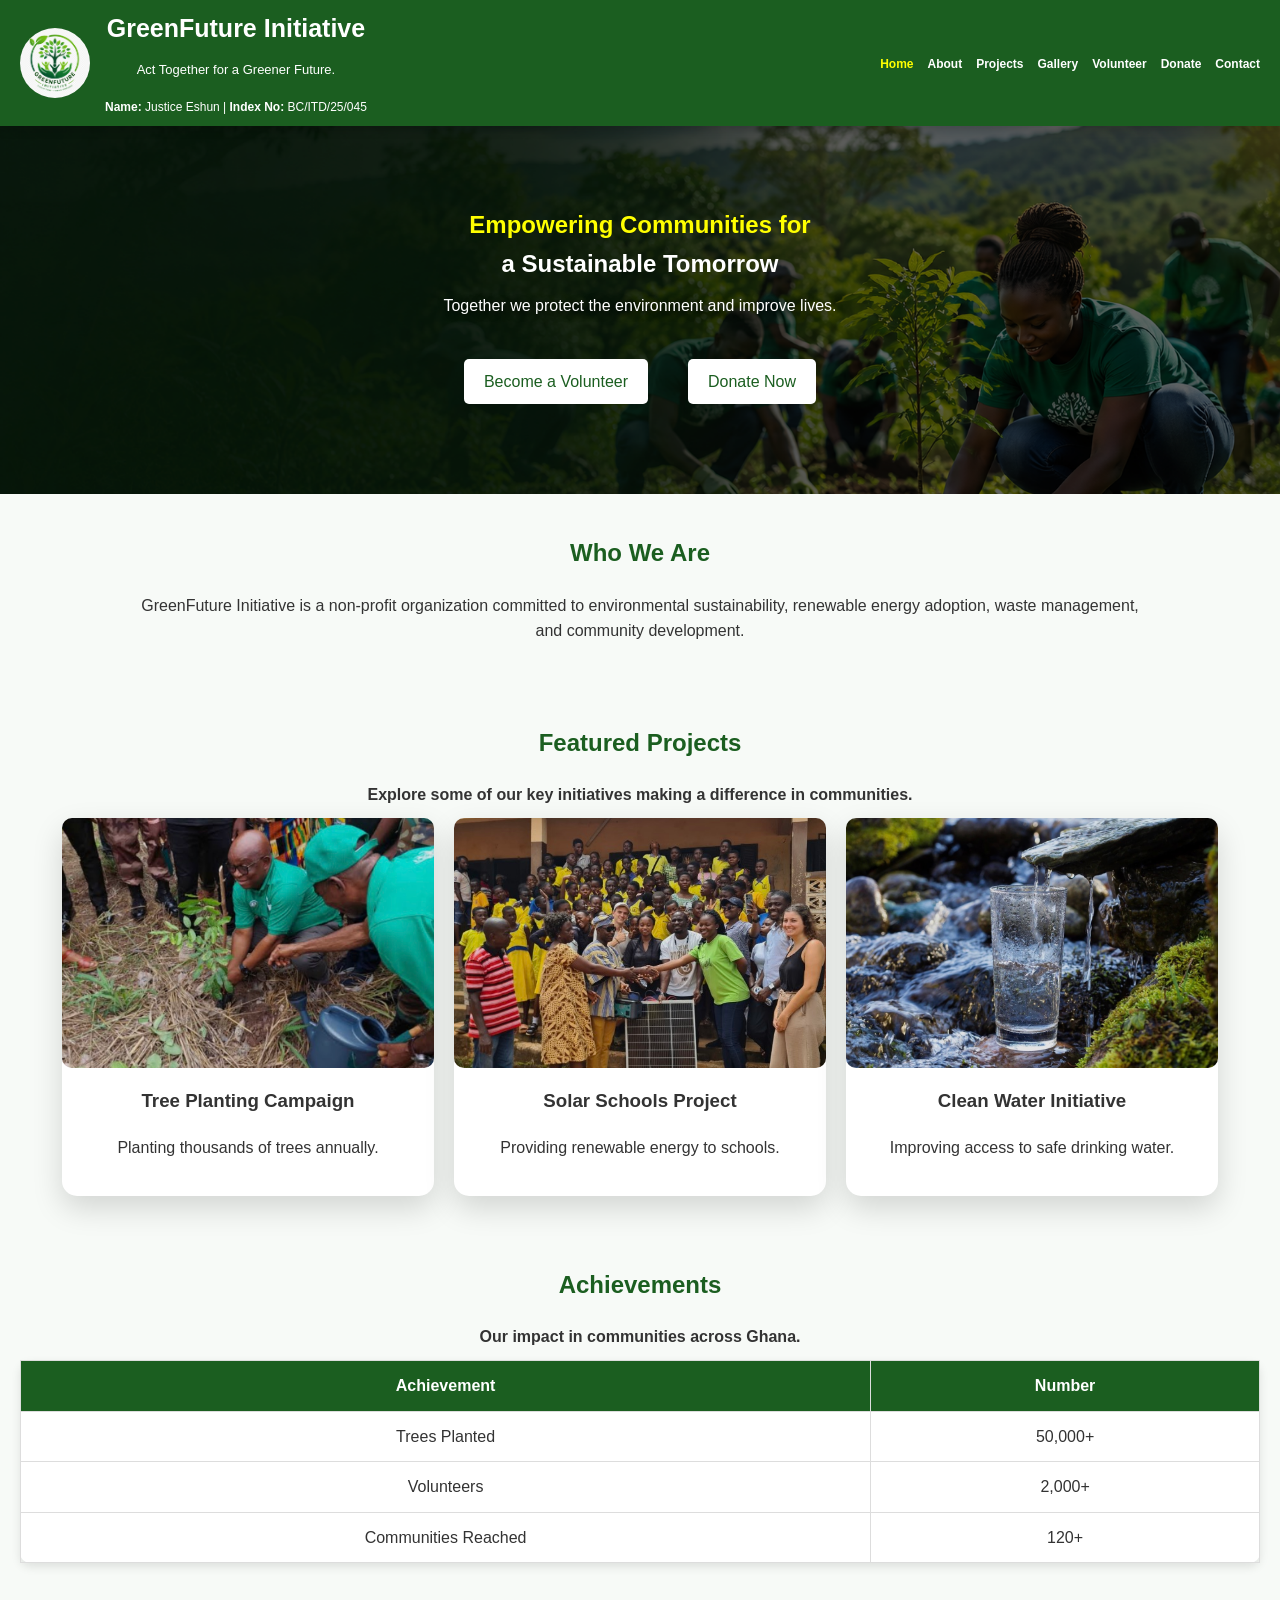
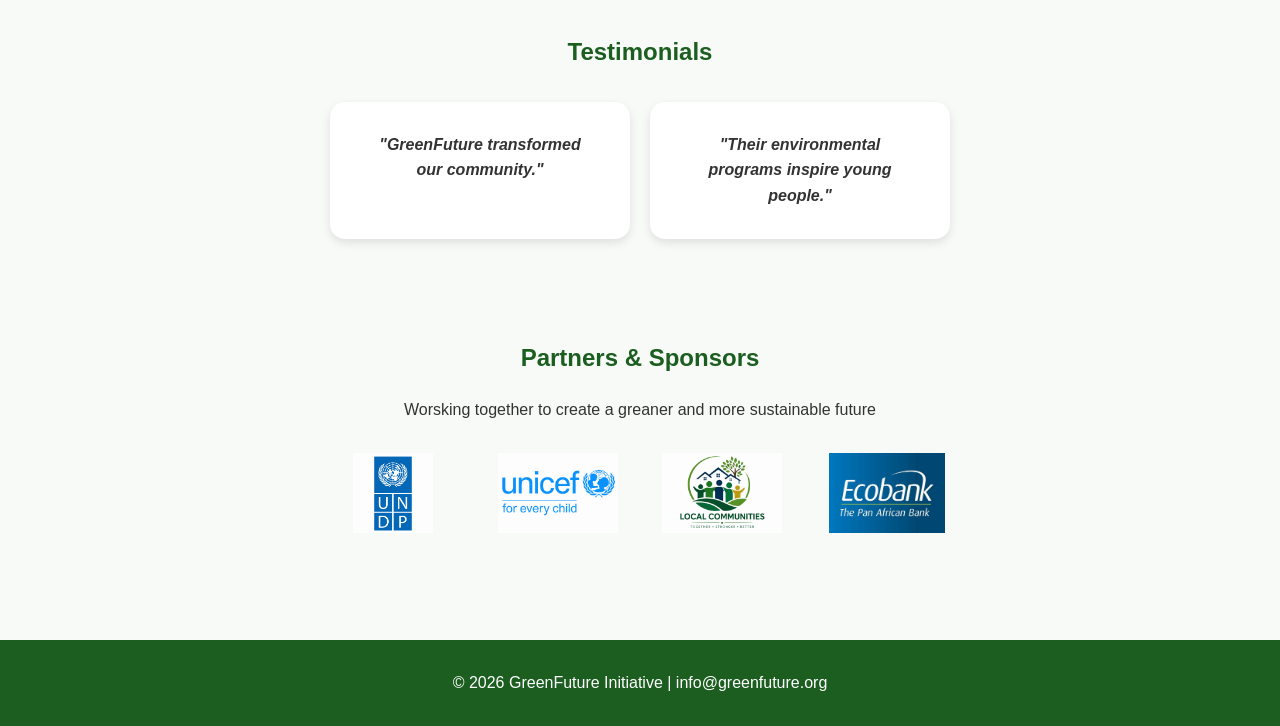
<file: index.html>
<!DOCTYPE html>
<html lang="en">
<head>
    <meta charset="UTF-8">
    <meta name="viewport" content="width=device-width, initial-scale=1.0">
    <title>GreenFuture Initiative</title>
    <link rel="stylesheet" href="style.css">
</head>
<body>

<header>
    <div class="logo">
        <img src="images/IMG_1112.png" alt="Logo">

        <div class="title1">
            <h1>GreenFuture Initiative</h1>
            <p>Act Together for a Greener Future.</p>
            <!--My details-->
            <small><strong>Name:</strong> Justice Eshun | <strong>Index No:</strong> BC/ITD/25/045</small>
        </div>
    </div>
    <button class="menu-btn" onclick="toggleMenu()">

</button>
<input type="checkbox" id="menu-toggle">

<label for="menu-toggle" class="hamburger">
    ☰
</label>
    <nav>
        <ul>
            <li><a href="index.html" class="active">Home</a></li>
            <li><a href="about.html">About</a></li>
            <li><a href="projects.html">Projects</a></li>
            <li><a href="gallery.html">Gallery</a></li>
            <li><a href="volunteer.html">Volunteer</a></li>
            <li><a href="donate.html">Donate</a></li>
            <li><a href="contact.html">Contact</a></li>
        </ul>
    </nav>
</header>
<main>
<section class="hero" >
    
    <h1 class="great">Empowering Communities for <br>
        <span> a Sustainable Tomorrow</span></h1>
    <p>Together we protect the environment and improve lives.</p>
    <div class="hero-buttons">
    <a href="volunteer.html" class="btn">Become a Volunteer</a>
    <a href="donate.html" class="btn">Donate Now</a>
    </div>
</section>



<section>
    <h2>Who We Are</h2>

    <p>
        GreenFuture Initiative is a non-profit organization committed
        to environmental sustainability, renewable energy adoption,
        waste management, and community development.
    </p>
</section>

<section>
    <h2>Featured Projects</h2>
    <p><b>Explore some of our key initiatives making a difference in communities.</b></p>
    <div class="cards">

        <div class="card">
         <a href="images/IMG_0381.PNG">
    <img src="images/IMG_0381.PNG" alt="images/IMG_0381.PNG"></a>
            <h3>Tree Planting Campaign</h3>
            <p>Planting thousands of trees annually.</p>
        </div>

        <div class="card">
            <a href="images/IMG_0375.PNG">
    <img src="images/IMG_0375.PNG" alt="images/IMG_0375.PNG"></a>
            <h3>Solar Schools Project</h3>
            <p>Providing renewable energy to schools.</p>
        </div>

        <div class="card">
            <a href="images/IMG_0369.PNG">
    <img src="images/IMG_0369.PNG" alt="images/IMG_0369.PNG"></a>
            <h3>Clean Water Initiative</h3>
            <p>Improving access to safe drinking water.</p>
        </div>

       
    </div>
</section>

<section class="achievements">
    <h2>Achievements</h2>
    
    <p><b>Our impact in communities across Ghana.</b></p>

    <table class="achievements-table">
        <tr>
            <th>Achievement</th>
            <th>Number</th>
        </tr>

        <tr>
            <td>Trees Planted</td>
            <td>50,000+</td>
        </tr>

        <tr>
            <td>Volunteers</td>
            <td>2,000+</td>
        </tr>

        <tr>
            <td>Communities Reached</td>
            <td>120+</td>
        </tr>
    </table>
</section>

<section class="testimonials">
    <h2>Testimonials</h2>

    <div class="testimonial-container">
        <div class="testimonial-card">
            <p><b><i>"GreenFuture transformed our community."</b></i></p>
        </div>

        <div class="testimonial-card">
            <p><b><i>"Their environmental programs inspire young people."</b></i></p>
        </div>
    </div>
</section>

<section class="partners">
    <h2>Partners & Sponsors</h2>
    <p>Worsking together to create a greaner and more sustainable future</p>

    <img src="images/IMG_2234.png" alt="UNDP" class="UNDP">
    <img src="images/IMG_09887.png" alt="UNICEF" class="UNICEF">
    <img src="images/IMG_0098.png" alt="Local Communities" class="LocalCommunities">
    <img src="images/IMG_0344.JPG" alt="EcoBank" class="EcoBank">
</section>

</main>

<footer>
    <p>&copy; 2026 GreenFuture Initiative | info@greenfuture.org</p>
</footer>

</body>
</html>
</file>
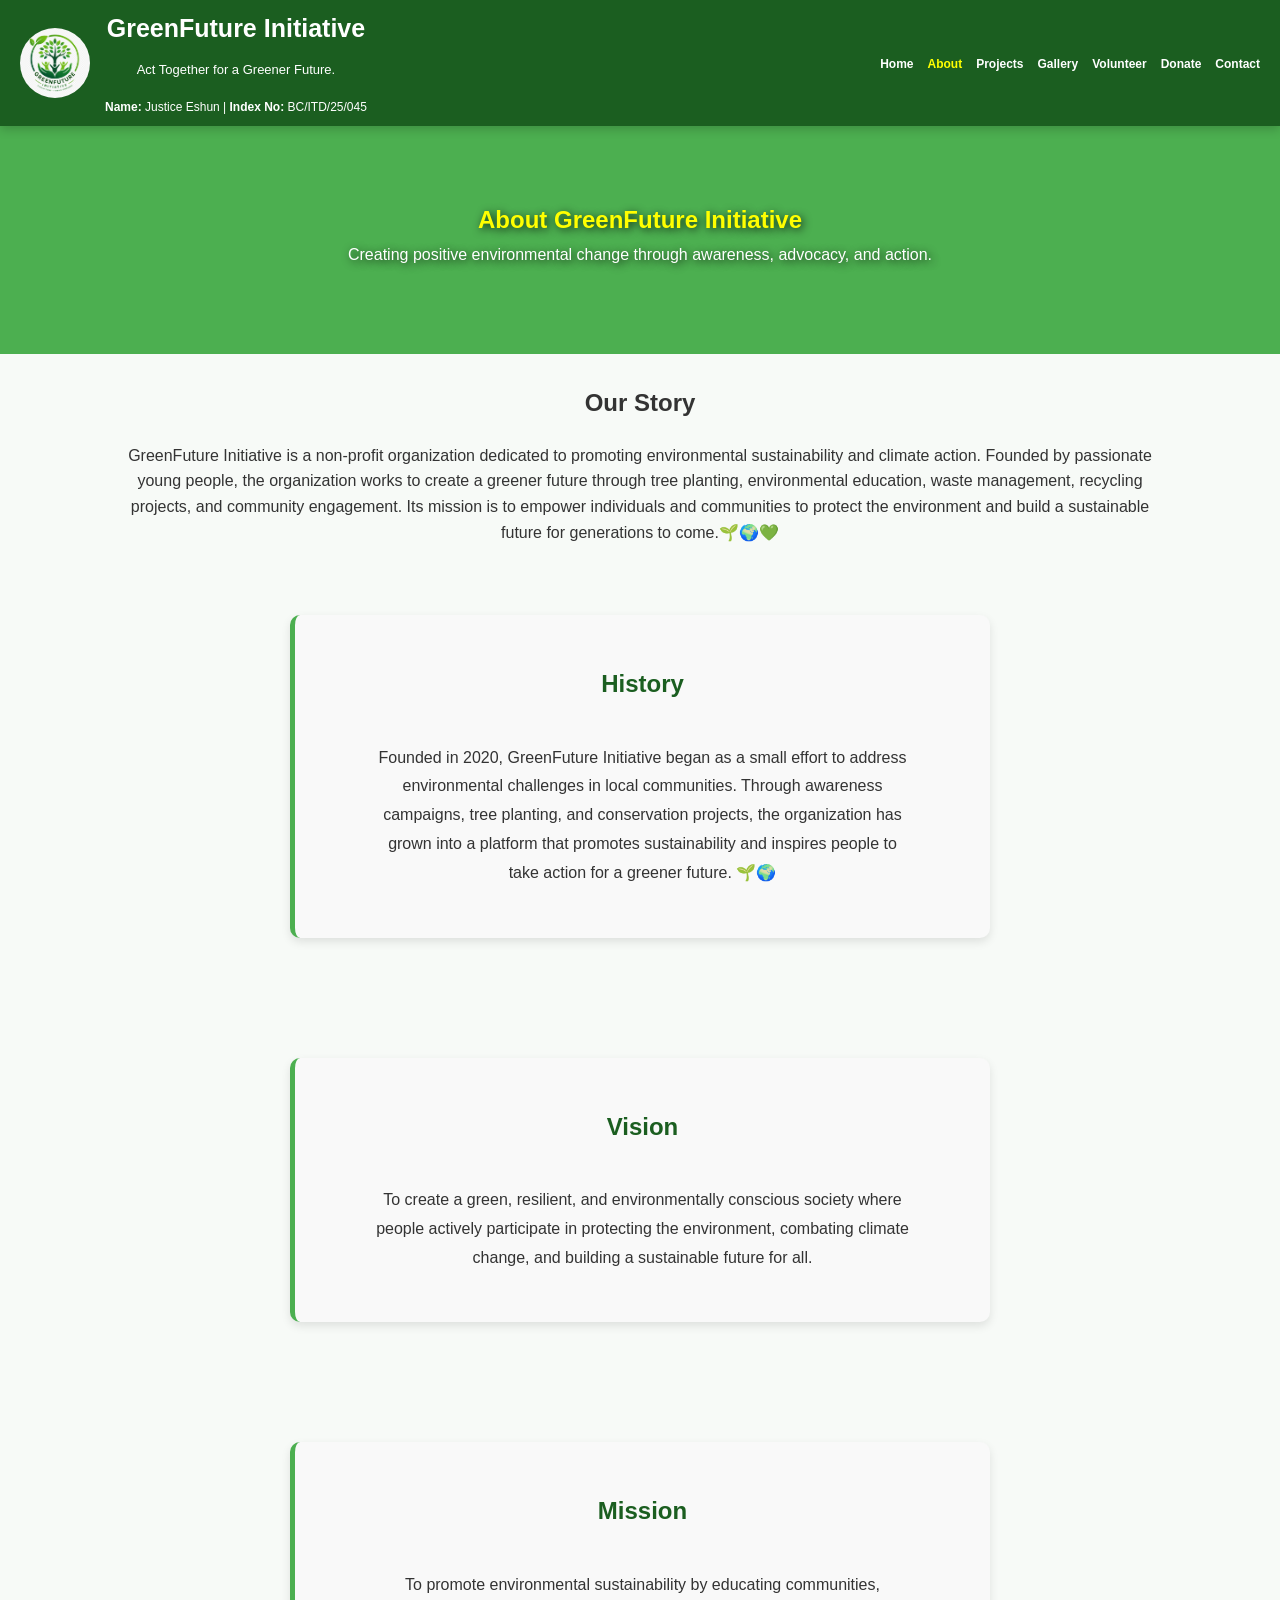
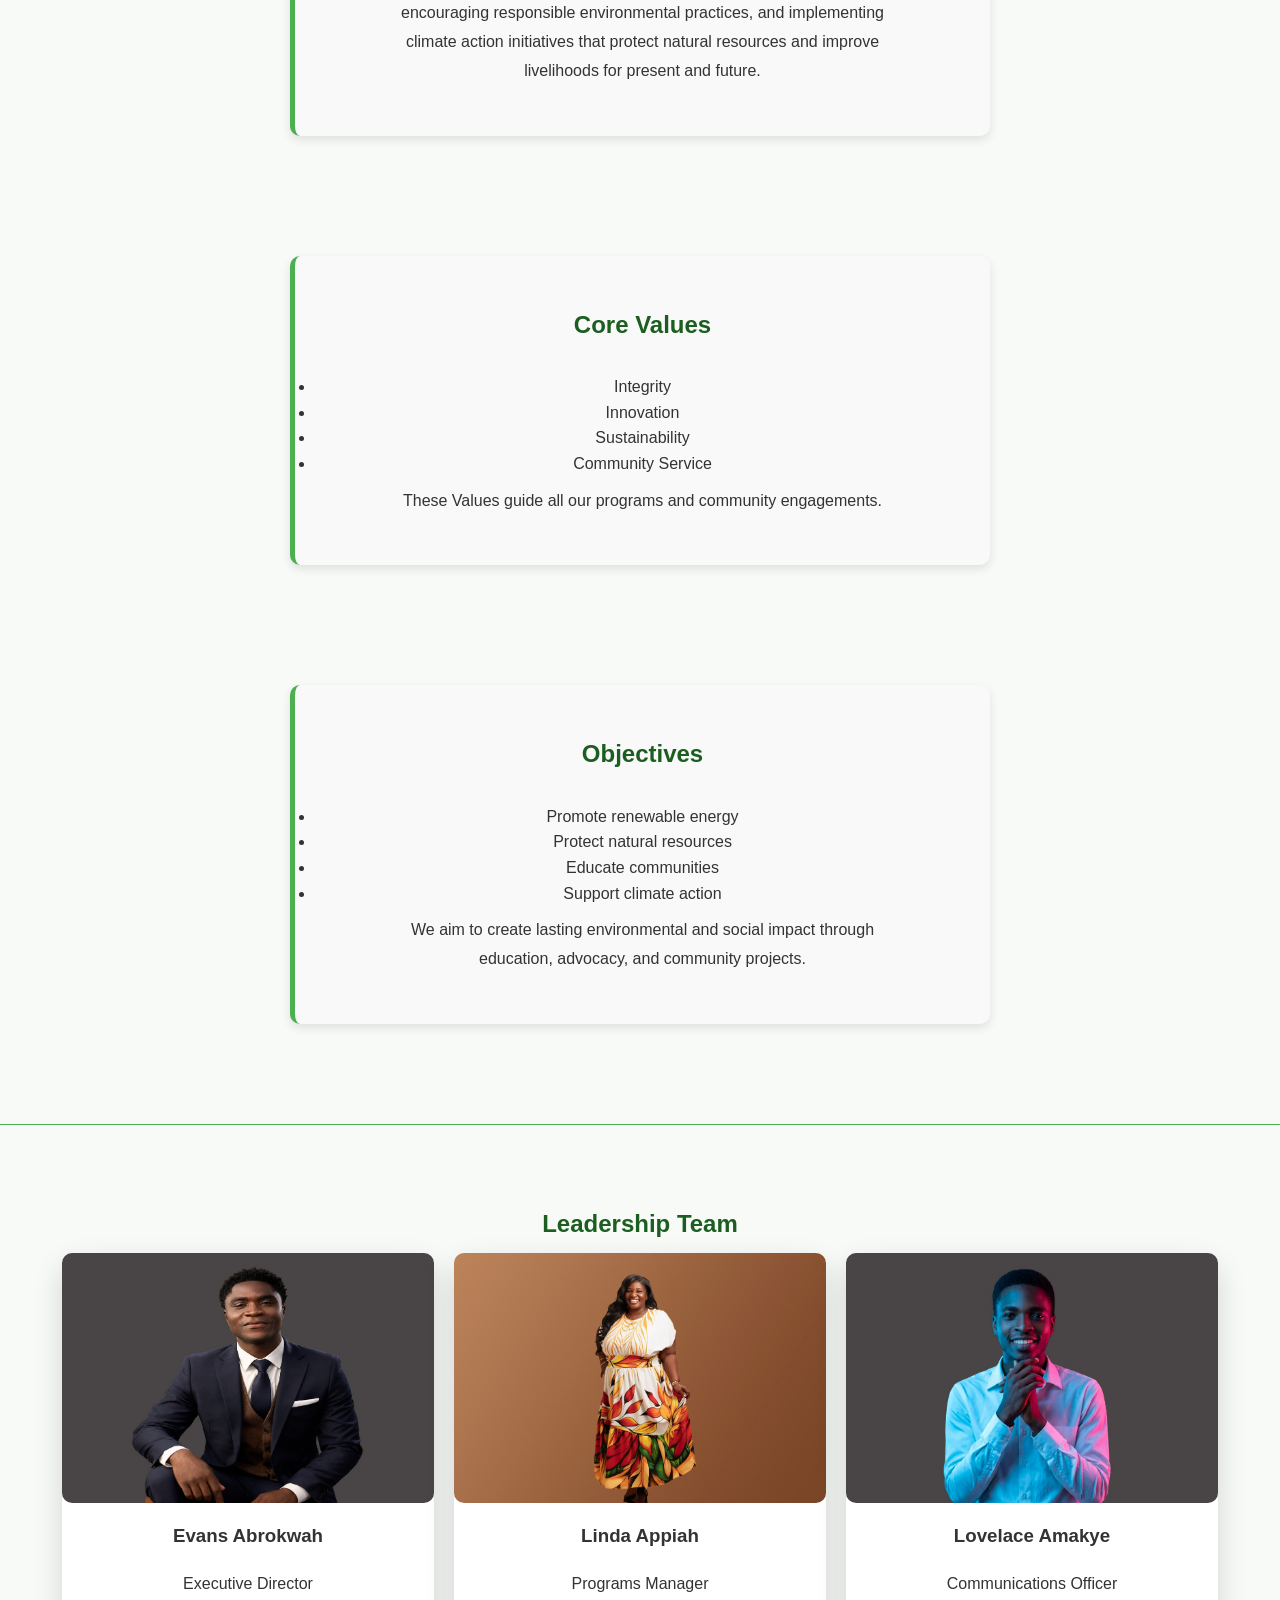
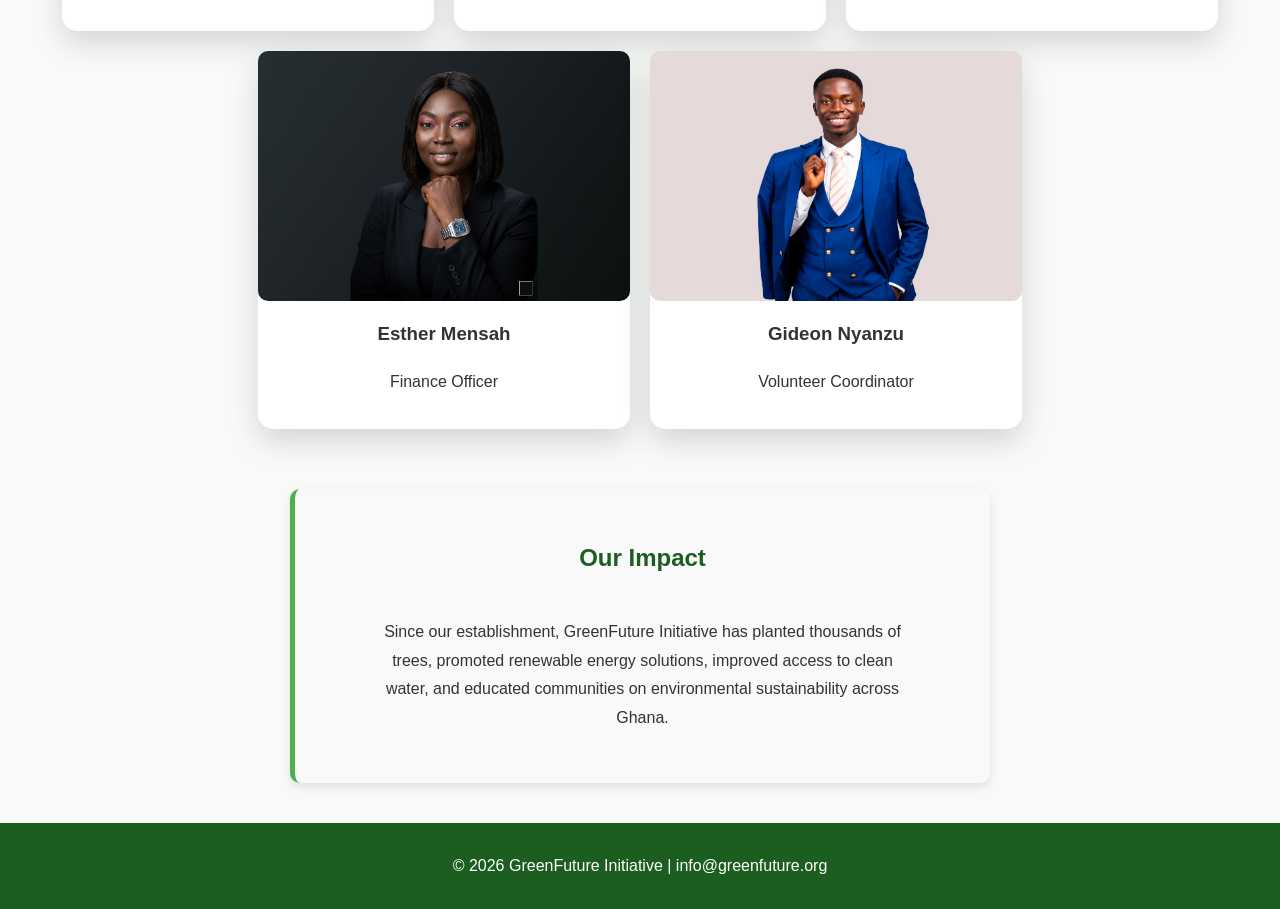
<file: about.html>
<!DOCTYPE html>
<html lang="en">
<head>
    <meta charset="UTF-8">
    <meta name="viewport" content="width=device-width, initial-scale=1.0">
    <title>GreenFuture Initiative | Home</title>
    <link rel="stylesheet" href="style.css">
</head>
<body>

<header>
    <div class="logo">
        <img src="images/IMG_1112.png" alt="Logo">

        <div class="title1">
            <h1>GreenFuture Initiative</h1>
            <p>Act Together for a Greener Future.</p>
            <!--My details-->
            <small><strong>Name:</strong> Justice Eshun | <strong>Index No:</strong> BC/ITD/25/045</small>
        </div>
    </div>
    <button class="menu-btn" onclick="toggleMenu()">

</button>
<input type="checkbox" id="menu-toggle">

<label for="menu-toggle" class="hamburger">
    ☰
</label>
    <nav>
        <ul>
            <li><a href="index.html">Home</a></li>
            <li><a href="about.html" class="active">About</a></li>
            <li><a href="projects.html">Projects</a></li>
            <li><a href="gallery.html">Gallery</a></li>
            <li><a href="volunteer.html">Volunteer</a></li>
            <li><a href="donate.html">Donate</a></li>
            <li><a href="contact.html">Contact</a></li>
            
        </ul>
    </nav>
</header>



<main>
<section class="hero1">
    <h1 class="great">About GreenFuture Initiative</h1>
    <p>Creating positive environmental change through awareness, advocacy, and action. </p>
    
    </section>
    <h2>Our Story</h2>
    <p>GreenFuture Initiative is a non-profit organization dedicated to promoting environmental sustainability and climate action. Founded by passionate young people, the organization works to create a greener future through tree planting, environmental education, waste management, recycling projects, and community engagement. Its mission is to empower individuals and communities to protect the environment and build a sustainable future for generations to come.🌱🌍💚 </p>
<section>
    <div class="impact">
<h2>History</h2>
<p>
Founded in 2020, GreenFuture Initiative began as a small effort to address environmental challenges in local communities. Through awareness campaigns, tree planting, and conservation projects, the organization has grown into a platform that promotes sustainability and inspires people to take action for a greener future. 🌱🌍
</p>
    </div>
</section>

<section>
    <div class="impact">
<h2>Vision</h2>
<p>To create a green, resilient, and environmentally conscious society where people actively participate in protecting the environment, combating climate change, and building a sustainable future for all.</p>
    </div>
</section>

<section>
    <div class="impact">
<h2>Mission</h2>
<p>
To promote environmental sustainability by educating communities, encouraging responsible environmental practices, and implementing climate action initiatives that protect natural resources and improve livelihoods for present and future. 
</p>
</div>
</section>

<section>
    <div class="impact">
<h2>Core Values</h2>

<ul >
    <li>Integrity</li>
    <li>Innovation</li>
    <li>Sustainability</li>
    <li>Community Service</li>
</ul>
<p>These Values guide all our programs and community engagements.</p>
    </div>
</section>

<section>
    <div class="impact">
<h2>Objectives</h2>

<ul>
<li>Promote renewable energy</li>
<li>Protect natural resources</li>
<li>Educate communities</li>
<li>Support climate action</li>
</ul>
<p>We aim to create lasting environmental and social impact through education, advocacy, and community projects.</p>
    </div>
</section>
<hr>

<section>

    <h2>Leadership Team</h2>
    
    <div class="cards">

    <div class="card">
    <a href="images/IMG_4441.jpg">
    <img src="images/IMG_4441.jpg"
    alt="images/IMG_4441.jpg"></a>
<h3>Evans Abrokwah</h3>
<p>Executive Director</p>
    </div>

<div class="card">
    <a href="images/IMG_0380.jpg">
    <img src="images/IMG_0380.jpg"
    alt="images/IMG_0380.jpg"></a>

<h3>Linda Appiah</h3>
<p>Programs Manager</p>
</div>

<div class="card">
    <a href="images/IMG_4312.jpg">
    <img src="images/IMG_4312.jpg"
    alt="images/IMG_4312.jpg"></a>

<h3>Lovelace Amakye</h3>
<p>Communications Officer</p>
</div>

<div class="card">
    <a href="images/IMG_8285.jpg">
    <img src="images/IMG_8285.jpg"
    alt="images/IMG_8285.jpg"></a>

<h3>Esther Mensah</h3>
<p>Finance Officer</p>
</div>

<div class="card">
    <a href="images/IMG_7789.jpg">
    <img src="images/IMG_7789.jpg"
    alt="images/IMG_7789.jpg"></a>
        <h3>Gideon Nyanzu</h3>
        <p>Volunteer Coordinator</p>
    </div>
</div>

</section>
<section class="impact">
    <h2>Our Impact</h2>

    <p>
        Since our establishment, GreenFuture Initiative has planted thousands of trees,
        promoted renewable energy solutions, improved access to clean water, and educated
        communities on environmental sustainability across Ghana.
    </p>
</section>
<footer>
    <p>&copy; 2026 GreenFuture Initiative | info@greenfuture.org</p>
</footer>
</body>
</html>
</file>
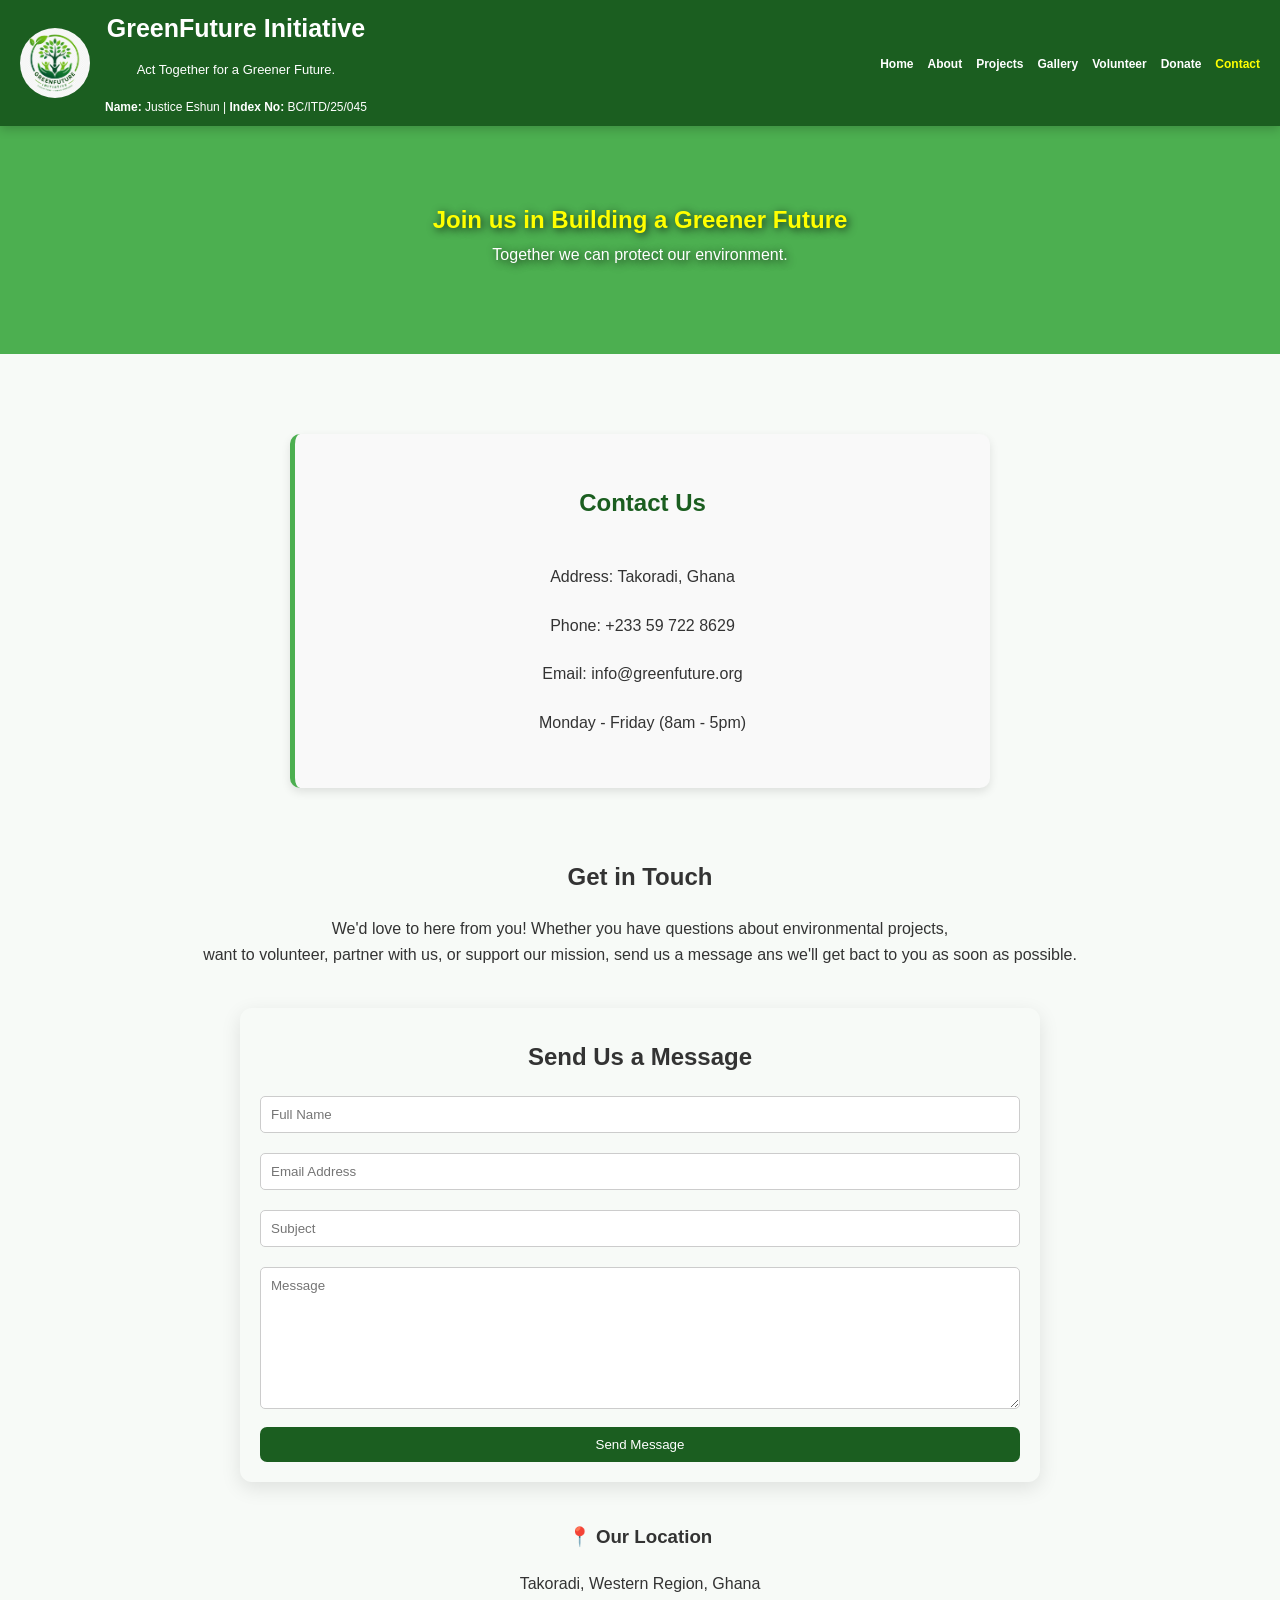
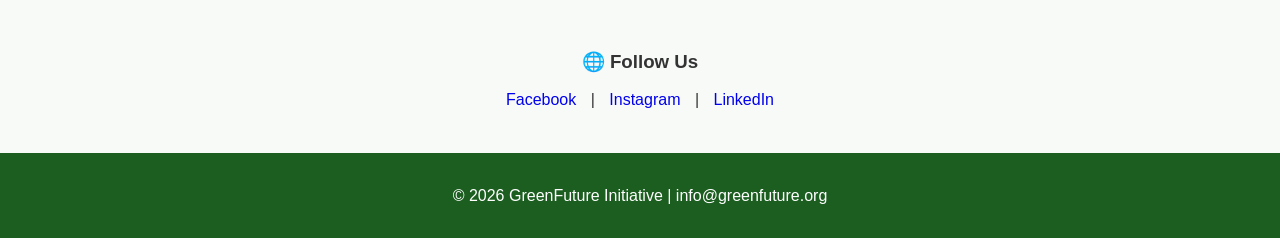
<file: contact.html>
<!DOCTYPE html>
<html lang="en">
<head>
    <meta charset="UTF-8">
    <meta name="viewport" content="width=device-width, initial-scale=1.0">
    <title>GreenFuture Initiative</title>
    <link rel="stylesheet" href="style.css" href="http//cdnjs.cloudflare.com/ajax/libs/font-awesome/6.5.1/css/all.min.css">
</head>
<body>

<header>
    <div class="logo">
        <img src="images/IMG_1112.png" alt="Logo">

        <div class="title1">
            <h1>GreenFuture Initiative</h1>
            <p>Act Together for a Greener Future.</p>
            <!--My details-->
            <small><strong>Name:</strong> Justice Eshun | <strong>Index No:</strong> BC/ITD/25/045</small>
        </div>
    </div>
    <button class="menu-btn" onclick="toggleMenu()">

</button>
<input type="checkbox" id="menu-toggle">

<label for="menu-toggle" class="hamburger">
    ☰
</label>
    <nav>
        <ul>
            <li><a href="index.html">Home</a></li>
            <li><a href="about.html">About</a></li>
            <li><a href="projects.html">Projects</a></li>
            <li><a href="gallery.html">Gallery</a></li>
            <li><a href="volunteer.html">Volunteer</a></li>
            <li><a href="donate.html">Donate</a></li>
            <li><a href="contact.html" class="active">Contact</a></li>
        </ul>
    </nav>
</header>

<main>


    <section class="hero1">
    
    <h1 class="great">Join us in Building a Greener Future</h1>
    <p>Together we can protect our environment.</p>
    </section>
<section>
<div class="impact">
<h2>Contact Us</h2>
<p><i class="fas fa-map-marker-alt"></i> Address: Takoradi, Ghana</p>

<p><i class="fas fa-phone"></i> Phone: +233 59 722 8629</p>

<p><i class="fas fa-envelope"></i> Email: info@greenfuture.org</p>

<p><i class="fas fa-clock"></i> Monday - Friday (8am - 5pm)</p>

</div>
</section>


<h2>Get in Touch</h2>
<p>We'd love to here from you! Whether you have questions about environmental projects,<br> want to volunteer, partner with us, or support our mission, send us a message ans we'll get bact to you as soon as possible.</p> 

<form>
<div class="donation-section">
    <h2>Send Us a Message</h2>
<input type="text" placeholder="Full Name">

<input type="email" placeholder="Email Address">

<input type="subject" placeholder="Subject">

<textarea placeholder="Message" rows="8"></textarea>

<button type="submit">Send Message</button>
</div>
</form>

<div class="location-section">
    <h3>📍 Our Location</h3>
    <p>Takoradi, Western Region, Ghana</p>
</div>

<div class="social-section">
    <h3>🌐 Follow Us</h3>

    <div class="social-links">
        <a href="#">Facebook</a> |
        <a href="#">Instagram</a> |
        <a href="#">LinkedIn</a>
    </div>
</div>
</main>
<footer>
    <p>&copy; 2026 GreenFuture Initiative | info@greenfuture.org</p>
</footer>
</body>
</html>
</file>
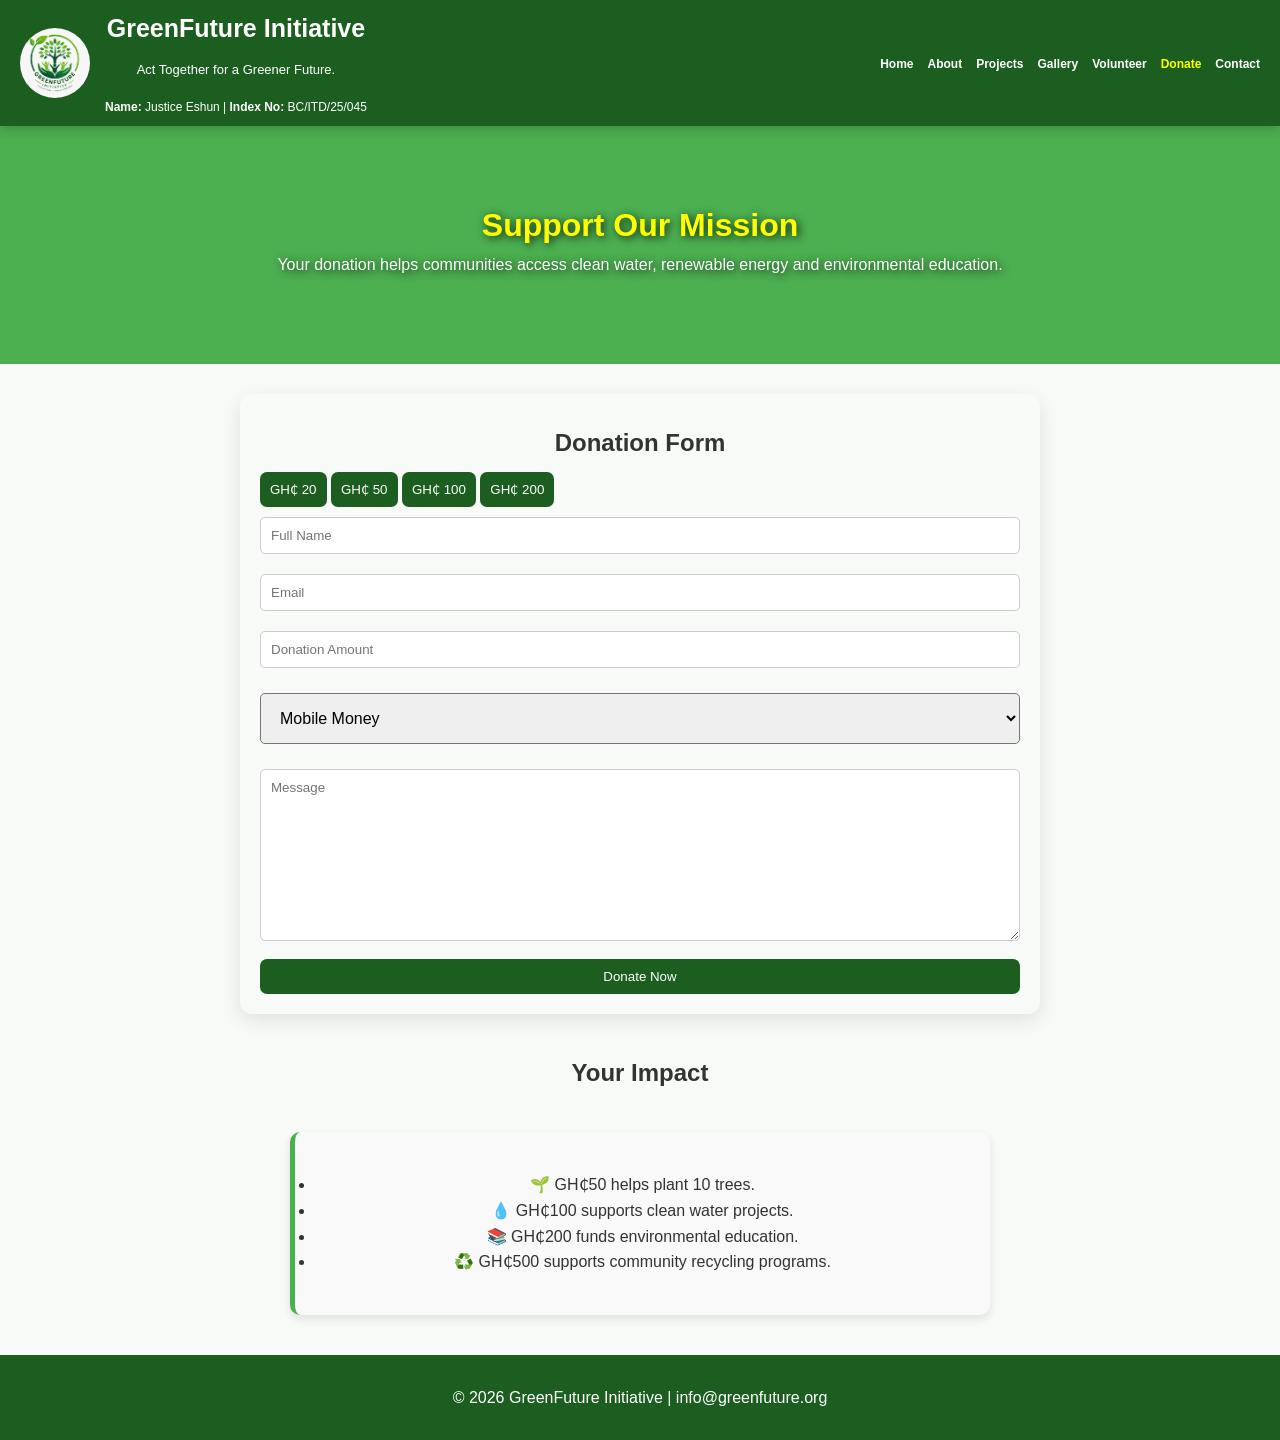
<file: donate.html>
<!DOCTYPE html>
<html lang="en">
<head>
    <meta charset="UTF-8">
    <meta name="viewport" content="width=device-width, initial-scale=1.0">
    <title>GreenFuture Initiative</title>
    <link rel="stylesheet" href="style.css">
</head>
<body>

<header>
    <div class="logo">
        <img src="images/IMG_1112.png" alt="Logo">

        <div class="title1">
            <h1>GreenFuture Initiative</h1>
            <p>Act Together for a Greener Future.</p>
            <!--My details-->
            <small><strong>Name:</strong> Justice Eshun | <strong>Index No:</strong> BC/ITD/25/045</small>
        </div>
    </div>
    <button class="menu-btn" onclick="toggleMenu()">

</button>
<input type="checkbox" id="menu-toggle">

<label for="menu-toggle" class="hamburger">
    ☰
</label>
    <nav>
        <ul>
            <li><a href="index.html">Home</a></li>
            <li><a href="about.html">About</a></li>
            <li><a href="projects.html">Projects</a></li>
            <li><a href="gallery.html">Gallery</a></li>
            <li><a href="volunteer.html">Volunteer</a></li>
            <li><a href="donate.html" class="active">Donate</a></li>
            <li><a href="contact.html">Contact</a></li>
        </ul>
    </nav>
</header>

<main>
    <search class="hero1">
    <h1 class="great">Support Our Mission</h1>
<p>
Your donation helps communities access clean water,
renewable energy and environmental education.
</p>
</search>

<form>
    <div class="donation-section">
    <h2>Donation Form</h2>
    

<button type="butten">GH₵ 20</button>
<button type="butten">GH₵ 50</button>
<button type="butten">GH₵ 100</button>
<button type="button">GH₵ 200</button>

    
<input type="text" placeholder="Full Name">

<input type="email" placeholder="Email">

<input type="text" placeholder="Donation Amount">

<select>
<option>Mobile Money</option>
<option>Bank Transfer</option>
<option>Card</option>
</select>

<textarea placeholder="Message" rows="10"></textarea>

<button type="submit">Donate Now</button>
    
    </div>
</form>
<h2>Your Impact</h2>
<div class="impact">
    
    <ul>
        <li>🌱 GH₵50 helps plant 10 trees.</li>
        <li>💧 GH₵100 supports clean water projects.</li>
        <li>📚 GH₵200 funds environmental education.</li>
        <li>♻️ GH₵500 supports community recycling programs.</li>
    </ul>
</div>
</body>
<footer>
    <p>&copy; 2026 GreenFuture Initiative | info@greenfuture.org</p>
</footer>
</main>
</html>
</file>
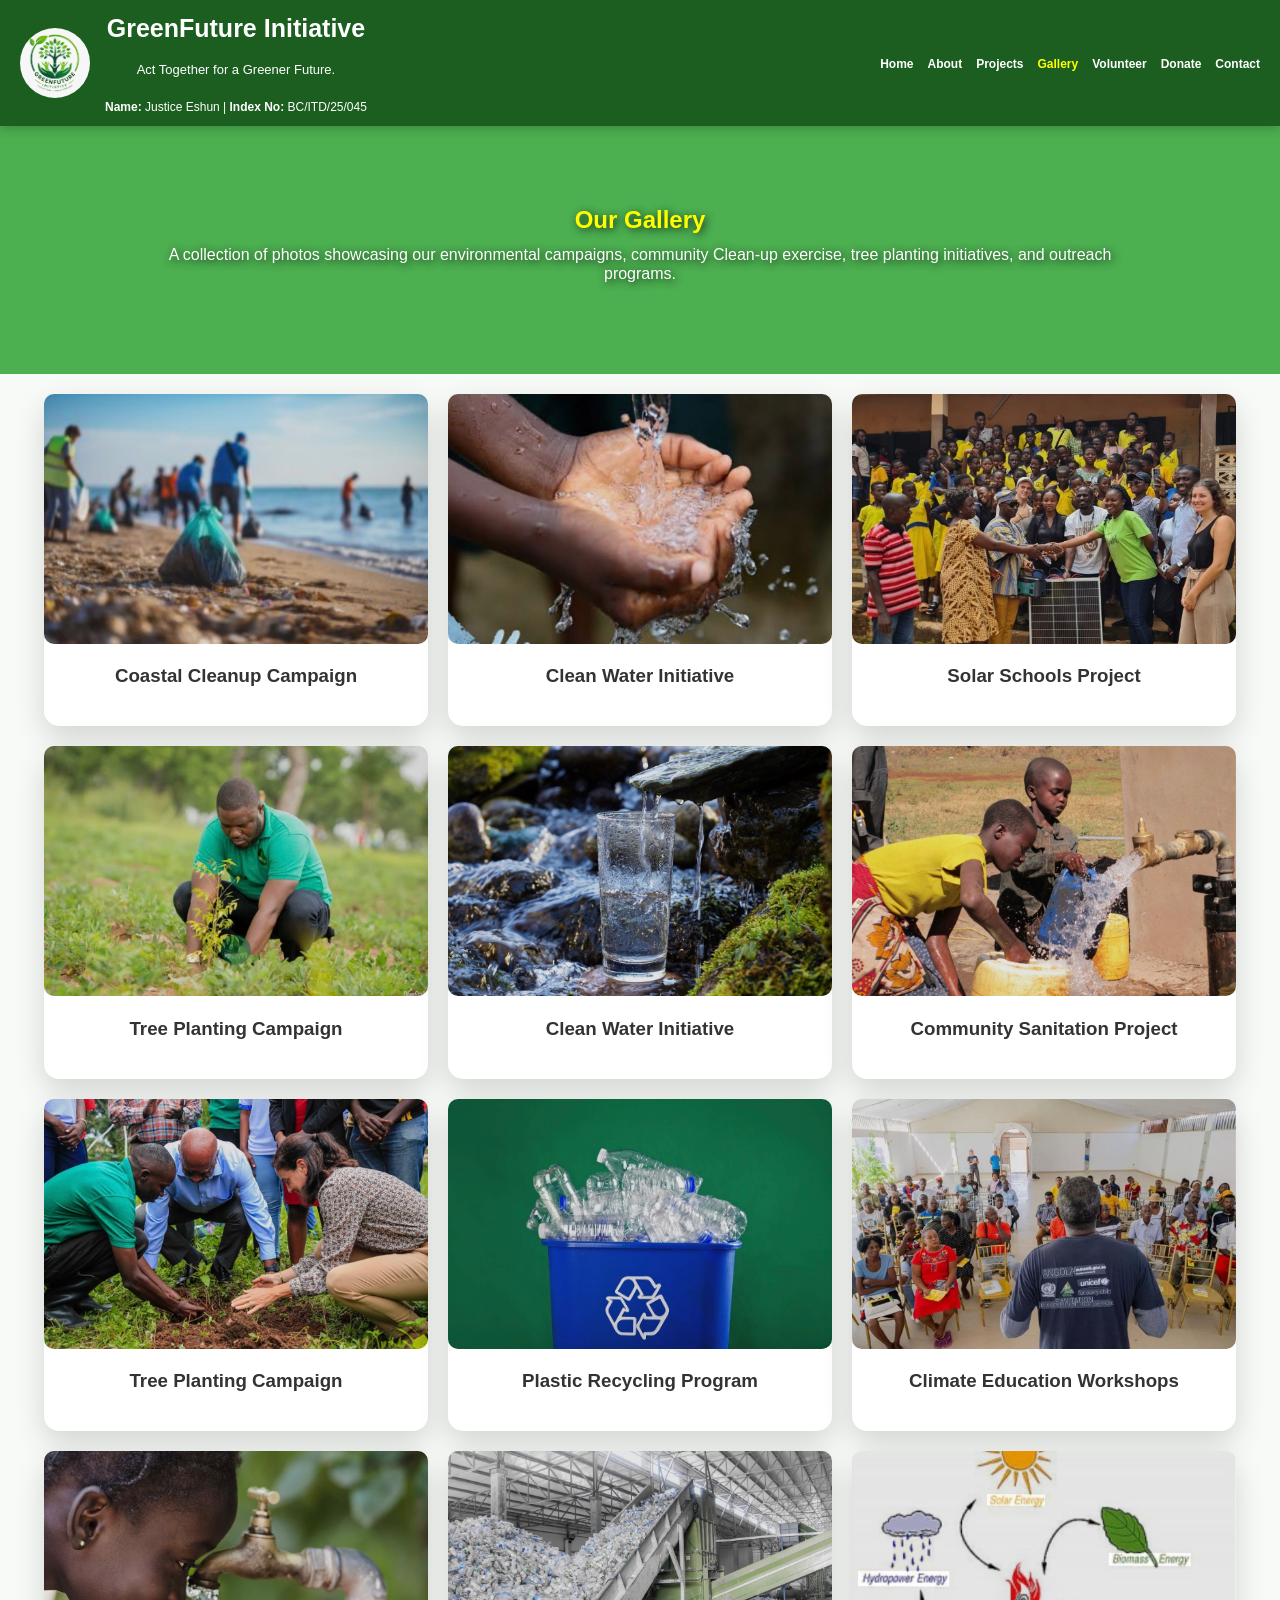
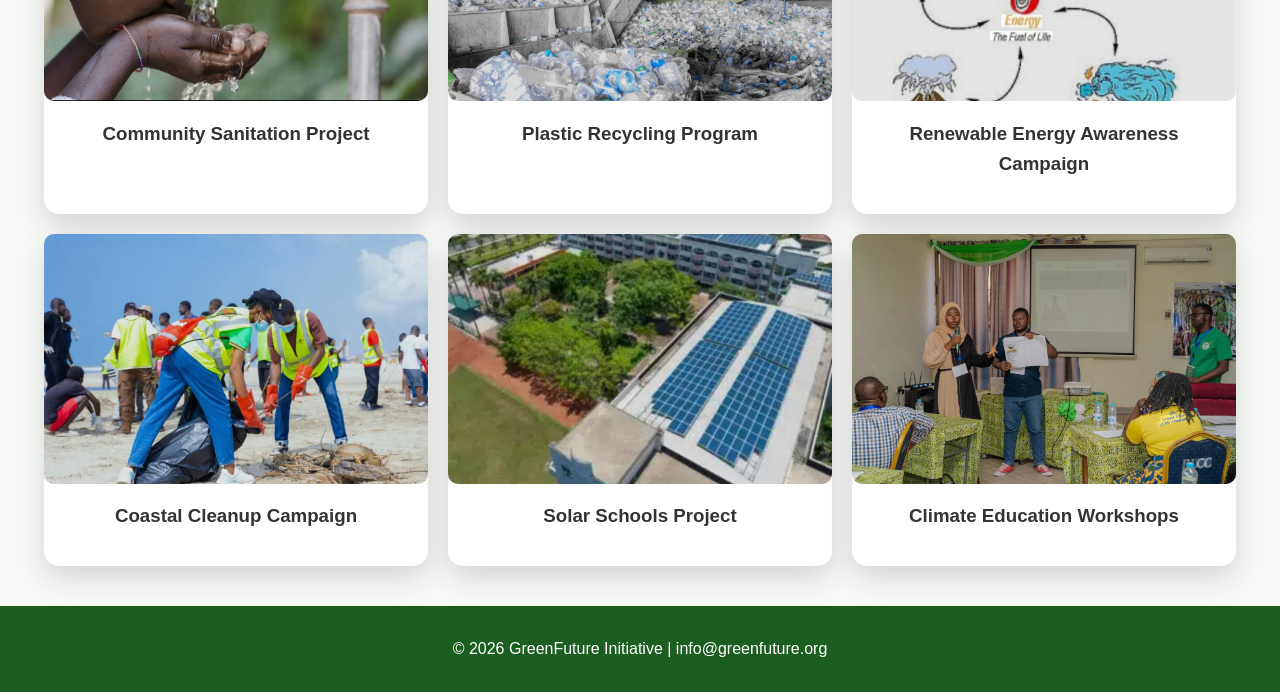
<file: gallery.html>
<!DOCTYPE html>
<html lang="en">
<head>
    <meta charset="UTF-8">
    <meta name="viewport" content="width=device-width, initial-scale=1.0">
    <title>GreenFuture Initiative</title>
    <link rel="stylesheet" href="style.css">
</head>
<body>

<header>
    <div class="logo">
        <img src="images/IMG_1112.png" alt="Logo">

        <div class="title1">
            <h1>GreenFuture Initiative</h1>
            <p>Act Together for a Greener Future.</p>
            <!--My details-->
            <small><strong>Name:</strong> Justice Eshun | <strong>Index No:</strong> BC/ITD/25/045</small>
        </div>
    </div>
    <button class="menu-btn" onclick="toggleMenu()">

</button>
<input type="checkbox" id="menu-toggle">

<label for="menu-toggle" class="hamburger">
    ☰
</label>
    <nav>
        <ul>
            <li><a href="index.html">Home</a></li>
            <li><a href="about.html">About</a></li>
            <li><a href="projects.html">Projects</a></li>
            <li><a href="gallery.html" class="active">Gallery</a></li>
            <li><a href="volunteer.html">Volunteer</a></li>
            <li><a href="donate.html">Donate</a></li>
            <li><a href="contact.html">Contact</a></li>
        </ul>
    </nav>
</header>


<main>
<section class="hero1">
    
    <h1 class="great">Our Gallery</h1>
    <p>A collection of photos showcasing our environmental campaigns, community Clean-up exercise, tree planting initiatives, and outreach programs.</p>
    </section>

 <div class="cards">
        <div class="card">
    <a href="images/IMG_0385.PNG">
    <img src="images/IMG_0385.PNG" width="100%" height=""
    alt="images/IMG_0358.PNG"></a>
<h3>Coastal Cleanup Campaign</h3>
    </div>
       

         <div class="card">
            <a href="images/IMG_0372.PNG">
    <img src="images/IMG_0372.PNG" width="100%" height="" alt="images/IMG_0372.PNG"></a>
            <h3>Clean Water Initiative</h3>
        </div>

        <div class="card">
            <a href="images/IMG_0375.PNG">
    <img src="images/IMG_0375.PNG" width="100%" height="" alt="images/IMG_0375.PNG"></a>
            <h3>Solar Schools Project</h3>
        </div>


         <div class="card">
            <a href="images/IMG_0380.PNG">
    <img src="images/IMG_0380.PNG" width="100%" height="" alt="images/IMG_0380.PNG"></a>
            <h3>Tree Planting Campaign</h3>
        </div>


        <div class="card">
            <a href="images/IMG_0369.PNG">
    <img src="images/IMG_0369.PNG" width="100%" height="" alt="images/IMG_0369.PNG"></a>
            <h3>Clean Water Initiative</h3>
        </div>

<div class="card">
    <a href="images/IMG_0362.PNG">
    <img src="images/IMG_0362.PNG" width="100%" height=""
    alt="images/IMG_0362.PNG"></a>
    <h3>Community Sanitation Project</h3>
</div>

<div class="card">
            <a href="images/IMG_0379.PNG">
    <img src="images/IMG_0379.PNG" width="100%" height="" alt="images/IMG_0379.PNG"></a>
            <h3>Tree Planting Campaign</h3>
        </div>

        
<div class="card">
    <a href="images/IMG_0354.PNG">
    <img src="images/IMG_0354.PNG" width="100%" height="" alt="images/IMG_0354.PNG"></a>
<h3>Plastic Recycling Program</h3>
        </div>

<div class="card">
    <a href="images/IMG_0358.PNG">
    <img src="images/IMG_0358.PNG" width="100%" height="" alt="images/IMG_0358.PNG"></a>
<h3>Climate Education Workshops</h3>
</div>

<div class="card">
    <a href="images/IMG_0363.PNG">
    <img src="images/IMG_0363.PNG" width="100%" height=""
    alt="images/IMG_0363.PNG"></a>
    <h3>Community Sanitation Project</h3>
</div>

 <div class="card">
    <a href="images/IMG_0353.PNG">
    <img src="images/IMG_0353.PNG" width="100%" height="" alt="images/IMG_0353.PNG"></a>
<h3>Plastic Recycling Program</h3>
        </div>


<div class="card">
    <a href="images/IMG_0384.PNG">
    <img src="images/IMG_0384.PNG" width="100%" height=""
    alt="images/IMG_0384.PNG"></a>
<h3>Renewable Energy Awareness Campaign</h3>
    </div>

    <div class="card">
    <a href="images/IMG_0388.PNG">
    <img src="images/IMG_0388.PNG" width="100%" height=""
    alt="images/IMG_0388.PNG"></a>
<h3>Coastal Cleanup Campaign</h3>
    </div>

 <div class="card">
            <a href="images/IMG_0376.PNG">
    <img src="images/IMG_0376.PNG" width="100%" height="" alt="images/IMG_0376.PNG"></a>
            <h3>Solar Schools Project</h3>
        </div>

<div class="card">
    <a href="images/IMG_0367.PNG">
    <img src="images/IMG_0367.PNG" width="100%" height="" alt="images/IMG_0367.PNG"></a>
<h3>Climate Education Workshops</h3>
</div>

    </div>
</section>

</main>
<footer>
    <p>&copy; 2026 GreenFuture Initiative | info@greenfuture.org</p>
    
</footer>

</body>
</html>
</file>
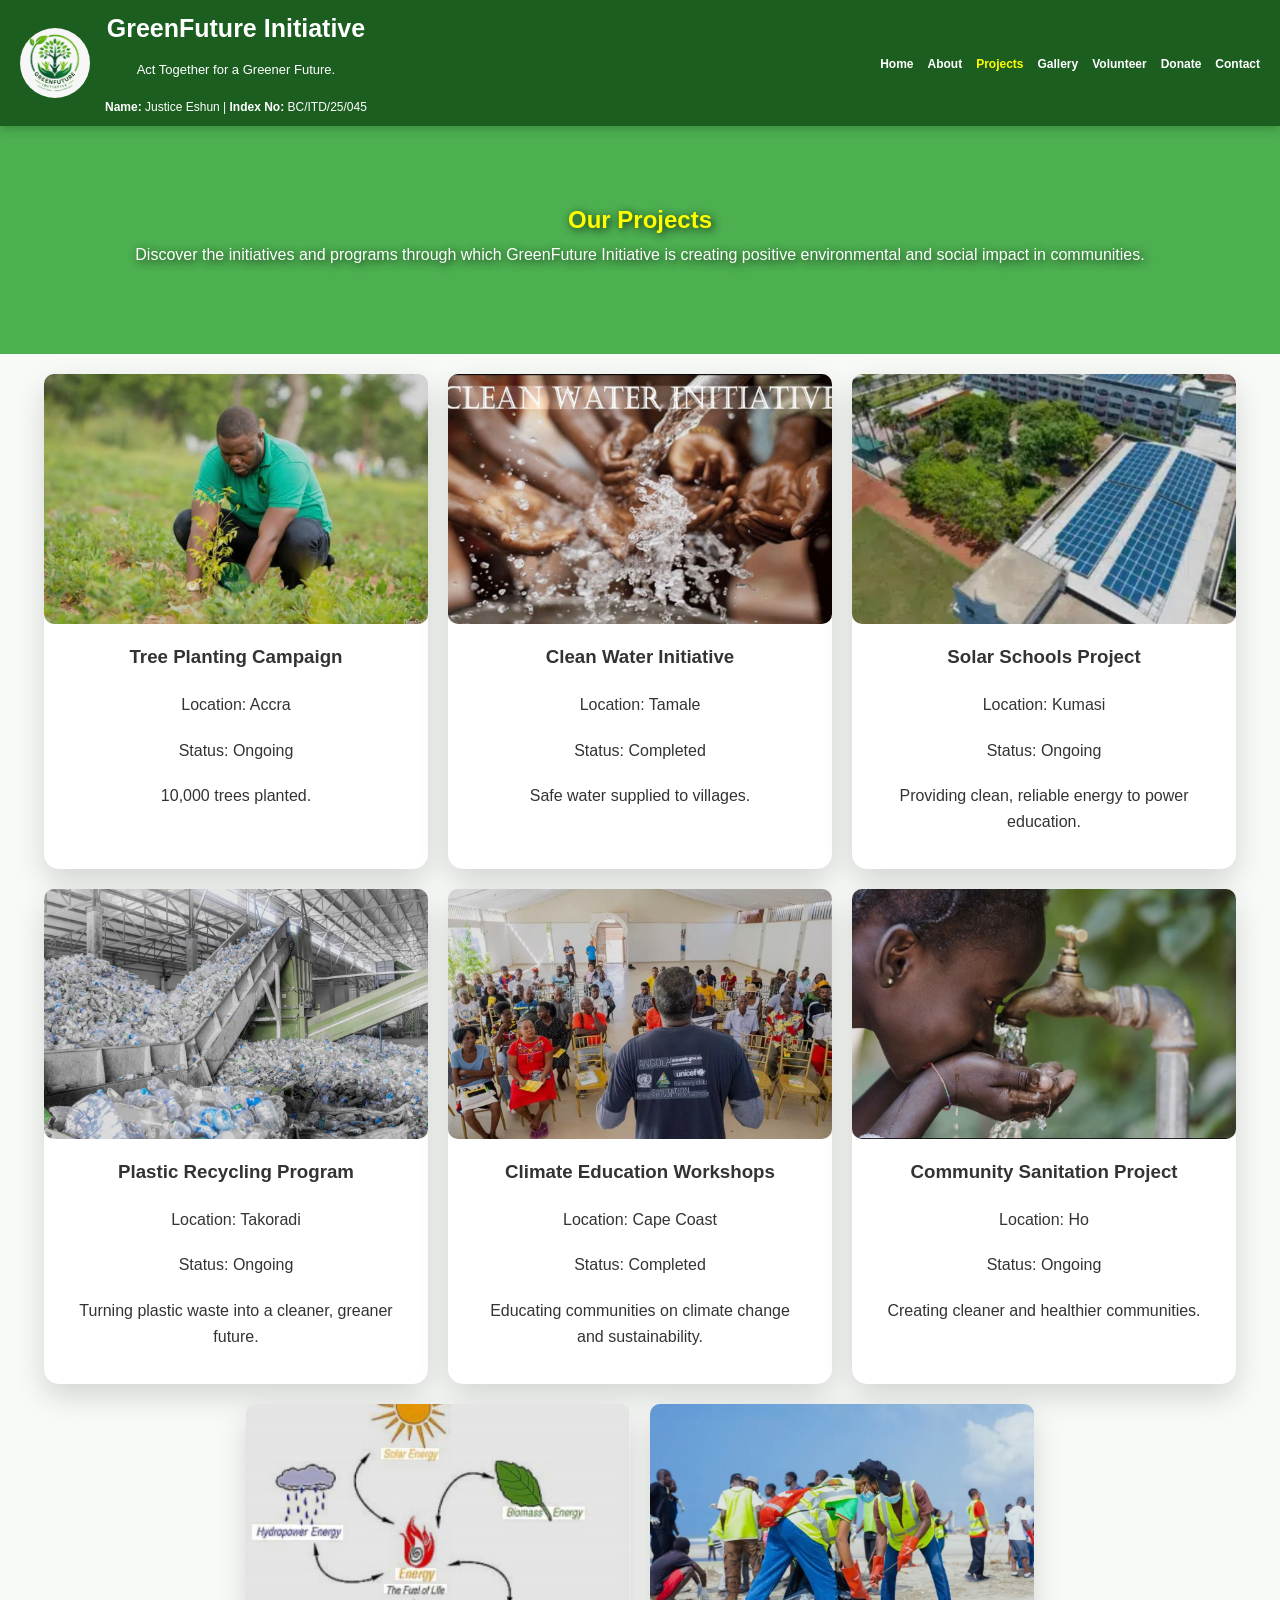
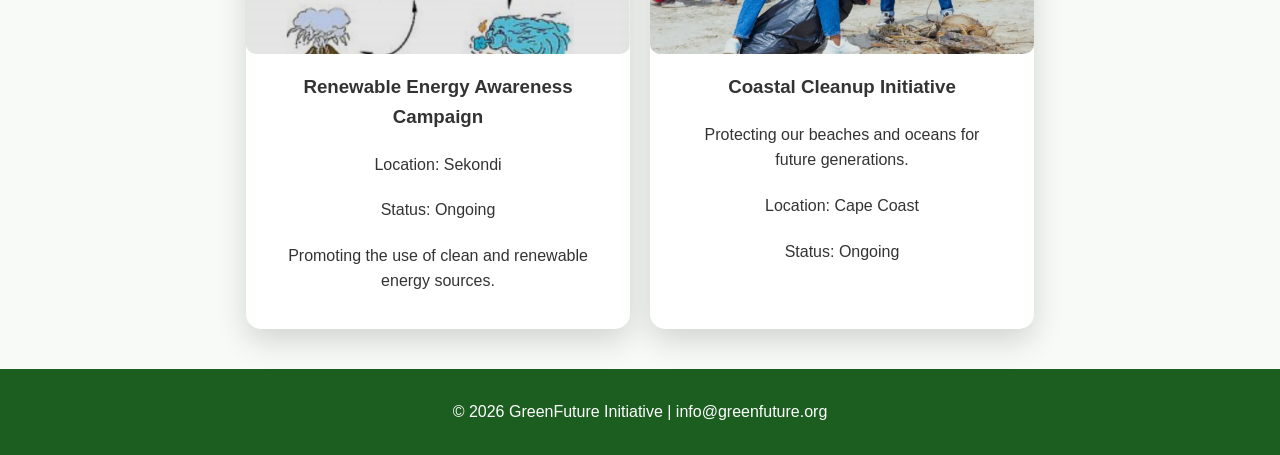
<file: projects.html>
<!DOCTYPE html>
<html lang="en">
<head>
    <meta charset="UTF-8">
    <meta name="viewport" content="width=device-width, initial-scale=1.0">
    <title>GreenFuture Initiative</title>
    <link rel="stylesheet" href="style.css">
</head>
<body>

<header>
    <div class="logo">
        <img src="images/IMG_1112.png" alt="Logo">

        <div class="title1">
            <h1>GreenFuture Initiative</h1>
            <p>Act Together for a Greener Future.</p>
            <!--My details-->
            <small><strong>Name:</strong> Justice Eshun | <strong>Index No:</strong> BC/ITD/25/045</small>
        </div>
    </div>
    <button class="menu-btn" onclick="toggleMenu()">

</button>
<input type="checkbox" id="menu-toggle">

<label for="menu-toggle" class="hamburger">
    ☰
</label>
    <nav>
        <ul>
            <li><a href="index.html">Home</a></li>
            <li><a href="about.html">About</a></li>
            <li><a href="projects.html" class="active">Projects</a></li>
            <li><a href="gallery.html">Gallery</a></li>
            <li><a href="volunteer.html">Volunteer</a></li>
            <li><a href="donate.html">Donate</a></li>
            <li><a href="contact.html">Contact</a></li>
        </ul>
    </nav>
</header>

<main>
<section class="hero1">
    <h1 class="great">Our Projects</h1>
    <p>Discover the initiatives and programs through which GreenFuture Initiative is creating positive environmental and social impact in communities.</p>
</section>
<div class="cards">

<div class="card">
    <a href="images/IMG_0380.PNG">
    <img src="images/IMG_0380.PNG" alt="images/IMG_0380.PNG"></a>
<h3>Tree Planting Campaign</h3>
<p>Location: Accra</p>
<p>Status: Ongoing</p>
<p>10,000 trees planted.</p>
</div>

<div class="card">
    <a href="images/IMG_0371.PNG">
    <img src="images/IMG_0371.PNG" width="100%" height="" alt="images/IMG_0371.PNG"></a>

<h3>Clean Water Initiative</h3>
<p>Location: Tamale</p>
<p>Status: Completed</p>
<p>Safe water supplied to villages.</p>
</div>

<div class="card">
    <a href="images/IMG_0376.PNG">
    <img src="images/IMG_0376.PNG" width="100%" height="" alt="images/IMG_0376.PNG"></a>
<h3>Solar Schools Project</h3>
<p>Location: Kumasi</p>
<p>Status: Ongoing</p>
<p>Providing clean, reliable energy to power education.</p>
</div>

 <div class="card">
    <a href="images/IMG_0353.PNG">
    <img src="images/IMG_0353.PNG" alt="images/IMG_0353.PNG"></a>
<h3>Plastic Recycling Program</h3>
<p>Location: Takoradi</p>
<p>Status: Ongoing</p>
<p>Turning plastic waste into a cleaner, greaner future.</p>
        </div>
<div class="card">
    <a href="images/IMG_0358.PNG">
    <img src="images/IMG_0358.PNG" alt="images/IMG_0358.PNG"></a>
<h3>Climate Education Workshops</h3>
<p>Location: Cape Coast</p>
<p>Status: Completed</p>
<p>Educating communities on climate change and sustainability.</p>
</div>
<div class="card">
    <a href="images/IMG_0363.PNG">
    <img src="images/IMG_0363.PNG" alt="images/IMG_0363.PNG"></a>
    <h3>Community Sanitation Project</h3>
<p>Location: Ho</p>
<p>Status: Ongoing</p>
<p>Creating cleaner and healthier communities.</p>
</div>

<div class="card">
    <a href="images/IMG_0384.PNG">
    <img src="images/IMG_0384.PNG"  alt="images/IMG_0384.PNG"
    alt="images/IMG_0384.PNG"></a>

<h3>Renewable Energy Awareness Campaign</h3>
<p>Location: Sekondi</p>
<p>Status: Ongoing</p>
<p>Promoting the use of clean and renewable energy sources.</p>
    </div>

    <div class="card">
    <a href="images/IMG_0388.PNG">
    <img src="images/IMG_0388.PNG" alt="images/IMG_0388.PNG"></a>
        <h3>Coastal Cleanup Initiative</h3>
        <p>Protecting our beaches and oceans for future generations.</p>
        <p>Location: Cape Coast</p>
        <p>Status: Ongoing</p>



</main>
<footer>
    <p>&copy; 2026 GreenFuture Initiative | info@greenfuture.org</p>
</footer>
</body>
</html>
</file>
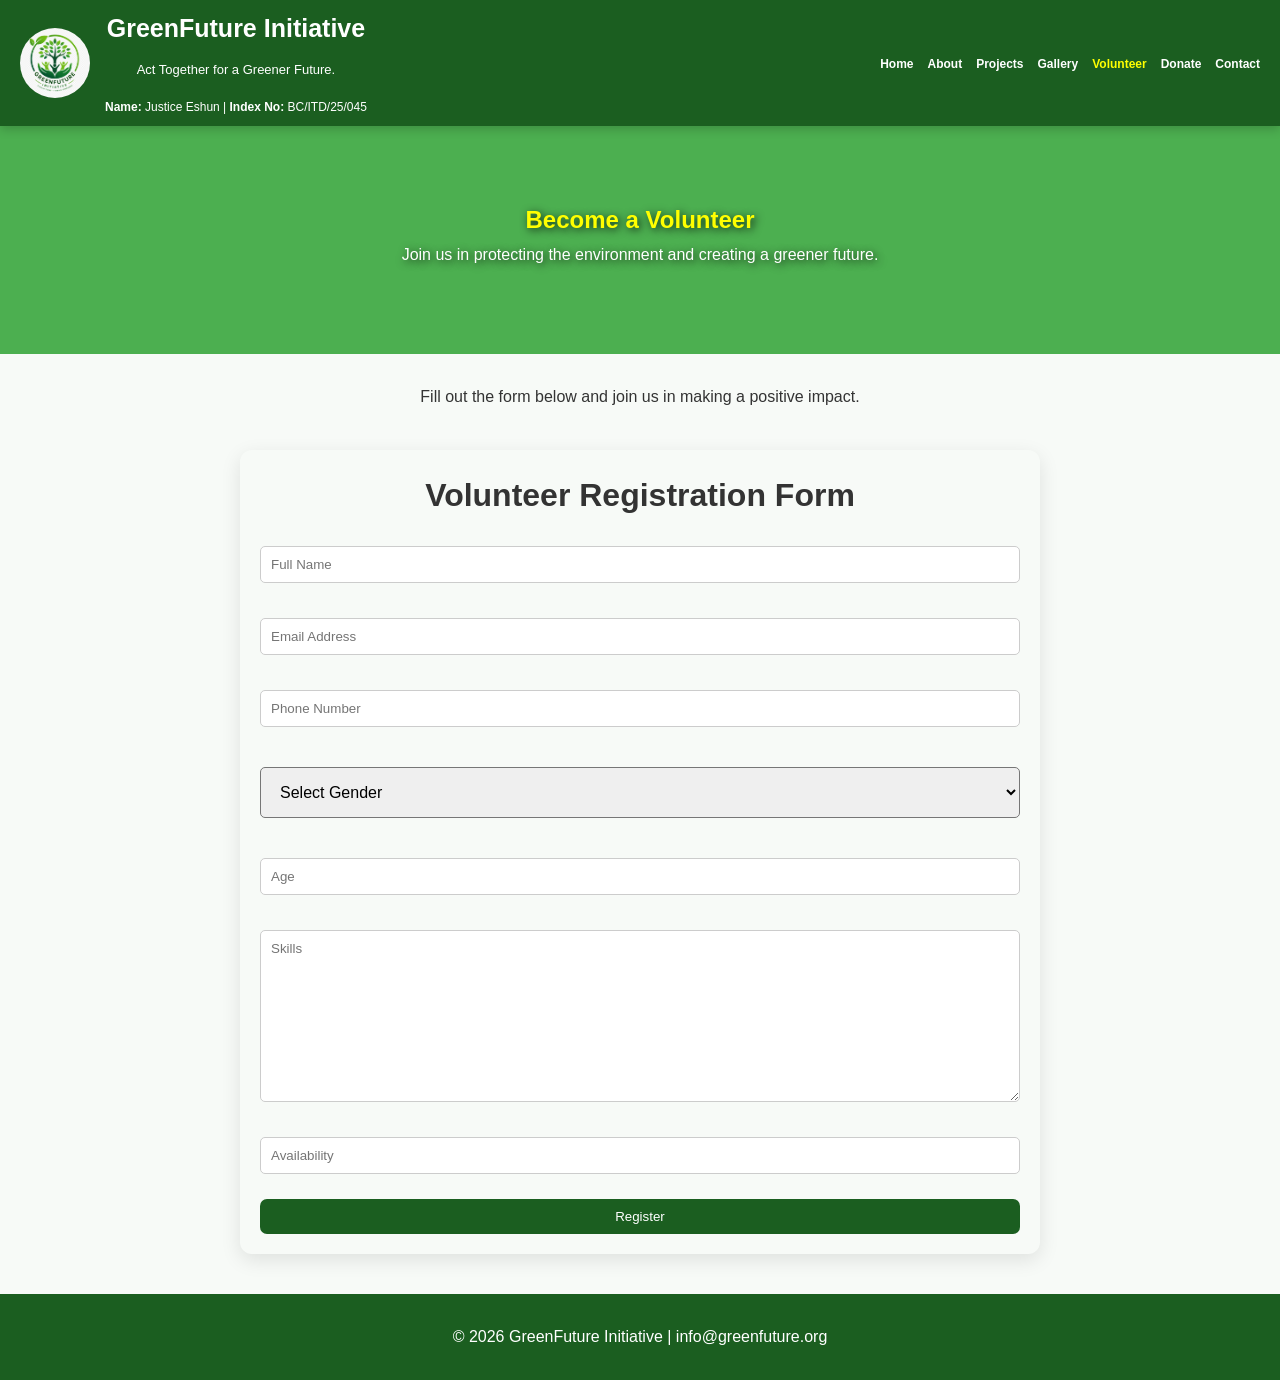
<file: volunteer.html>
<!DOCTYPE html>
<html lang="en">
<head>
    <meta charset="UTF-8">
    <meta name="viewport" content="width=device-width, initial-scale=1.0">
    <title>GreenFuture Initiative</title>
    <link rel="stylesheet" href="style.css">
</head>
<body>

<header>
    <div class="logo">
        <img src="images/IMG_1112.png" alt="Logo">

        <div class="title1">
            <h1>GreenFuture Initiative</h1>
            <p>Act Together for a Greener Future.</p>
            <!--My details-->
            <small><strong>Name:</strong> Justice Eshun | <strong>Index No:</strong> BC/ITD/25/045</small>
        </div>
    </div>
    <button class="menu-btn" onclick="toggleMenu()">

</button>
<input type="checkbox" id="menu-toggle">

<label for="menu-toggle" class="hamburger">
    ☰
</label>
    <nav>
        <ul>
            <li><a href="index.html" >Home</a></li>
            <li><a href="about.html">About</a></li>
            <li><a href="projects.html">Projects</a></li>
            <li><a href="gallery.html">Gallery</a></li>
            <li><a href="volunteer.html" class="active">Volunteer</a></li>
            <li><a href="donate.html">Donate</a></li>
            <li><a href="contact.html">Contact</a></li>
        </ul>
    </nav>
</header>
<section class="hero1">
<h1 class="great">Become a Volunteer</h1>
<p>Join us in protecting the environment and creating a greener future.</p>
</section>

<main>
    <p>Fill out the form below and join us in making a positive impact.</p>

<form>
<h1>Volunteer Registration Form</h1>
<input type="text" placeholder="Full Name">

<input type="email" placeholder="Email Address">

<input type="tel" placeholder="Phone Number">

<select>
    <option>Select Gender</option>
<option>Male</option>
<option>Female</option>
</select>

<input type="number" placeholder="Age">

<textarea rows="10" placeholder="Skills"></textarea>

<input type="text" placeholder="Availability">

<button type="submit">Register</button>

</form>
</main>
<footer>
    <p>&copy; 2026 GreenFuture Initiative | info@greenfuture.org</p>
</footer>
</body>
</html>
</file>
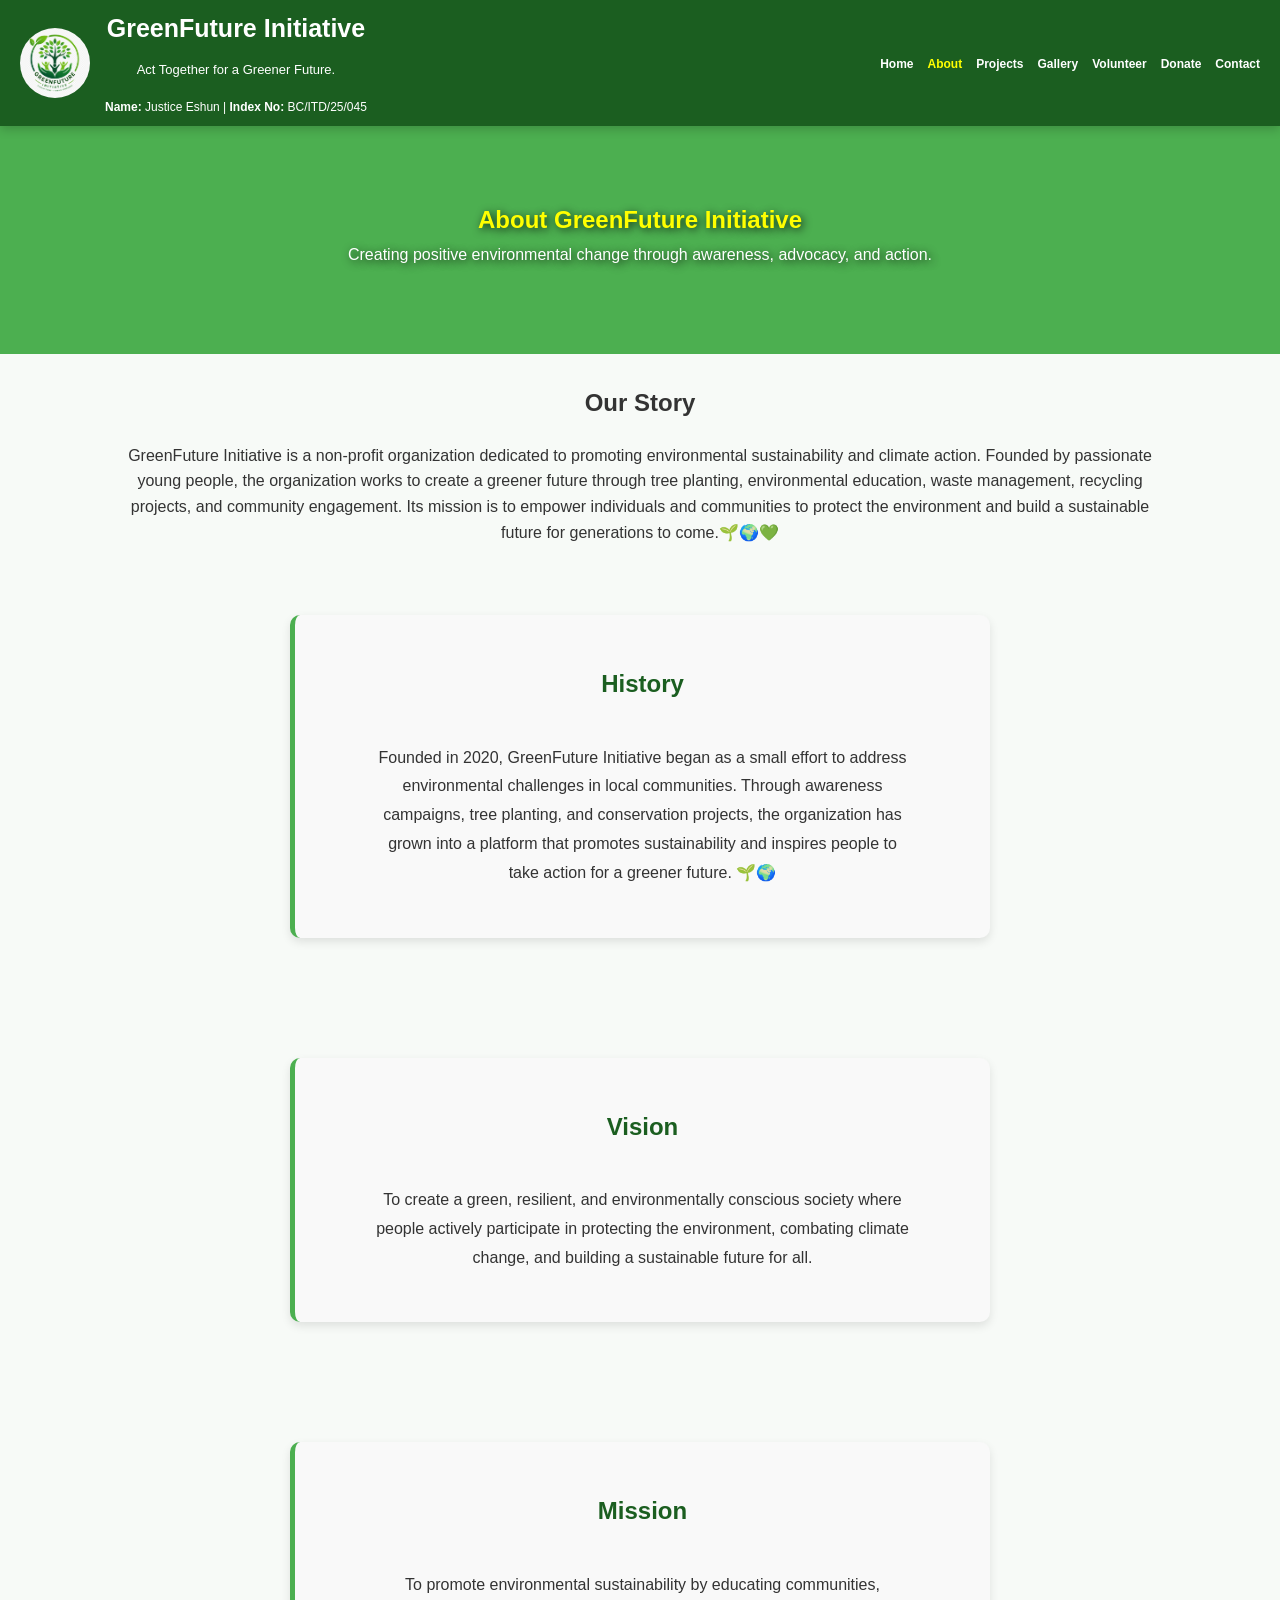
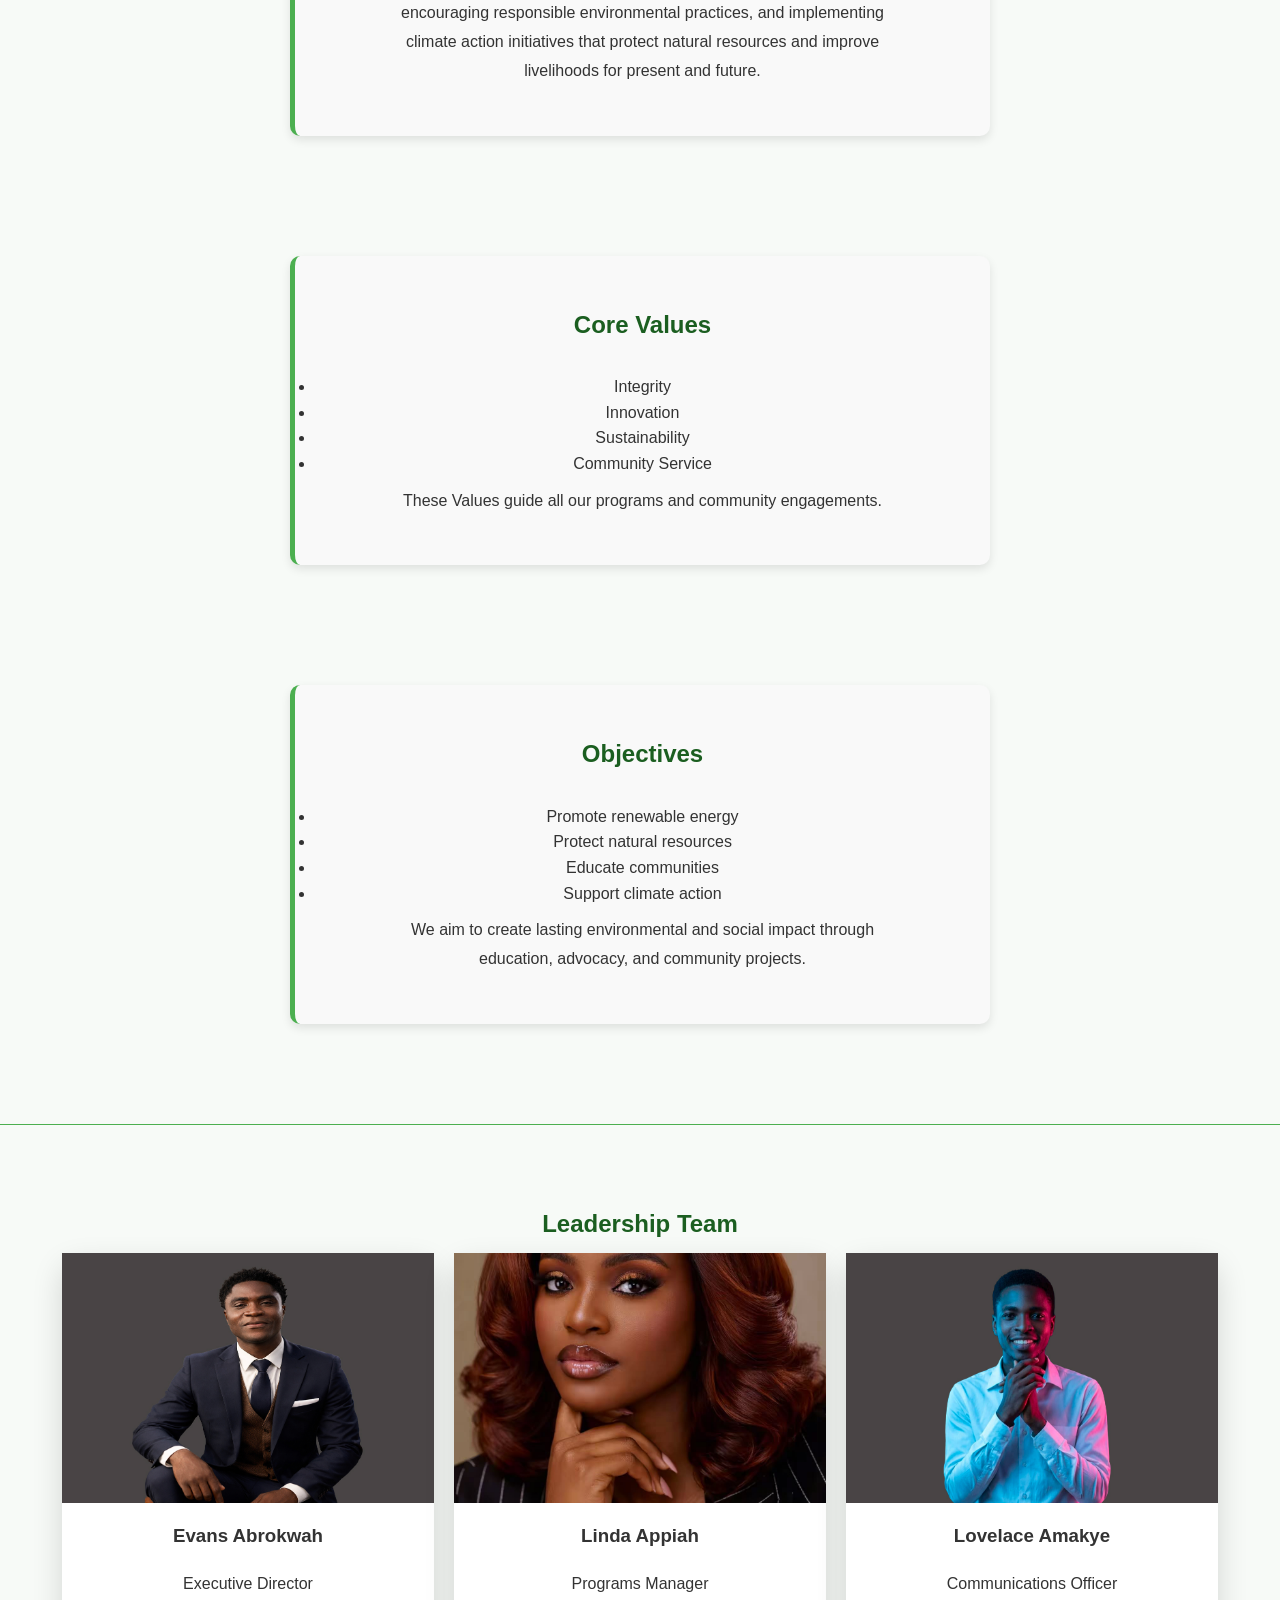
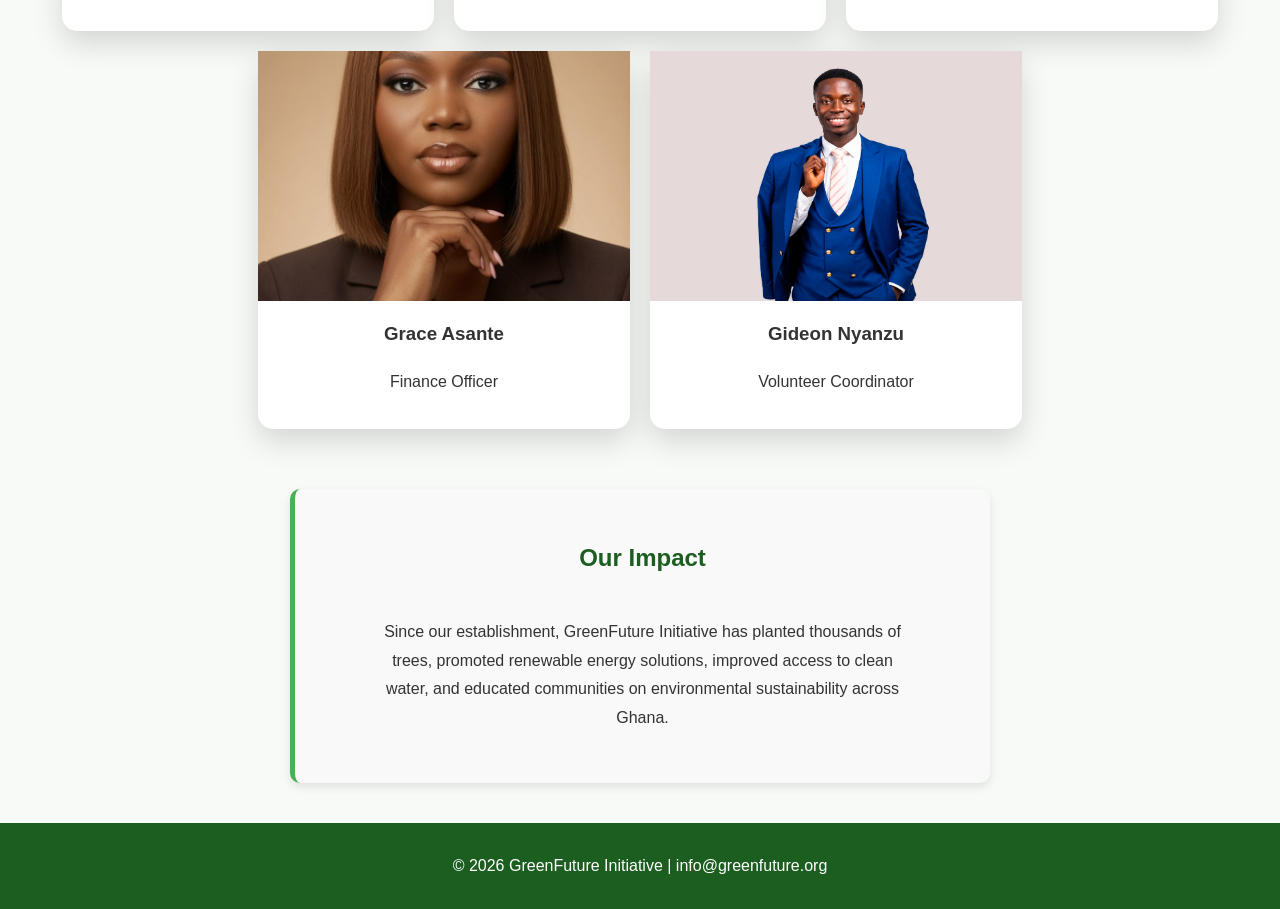
<file: midsem/about.html>
<!DOCTYPE html>
<html lang="en">
<head>
    <meta charset="UTF-8">
    <meta name="viewport" content="width=device-width, initial-scale=1.0">
    <title>GreenFuture Initiative | Home</title>
    <link rel="stylesheet" href="style.css">
</head>
<body>

<header>
    <div class="logo">
        <img src="images/IMG_1112.png" alt="Logo">

        <div class="title1">
            <h1>GreenFuture Initiative</h1>
            <p>Act Together for a Greener Future.</p>
            <!--My details-->
            <small><strong>Name:</strong> Justice Eshun | <strong>Index No:</strong> BC/ITD/25/045</small>
        </div>
    </div>
    <button class="menu-btn" onclick="toggleMenu()">

</button>
<input type="checkbox" id="menu-toggle">

<label for="menu-toggle" class="hamburger">
    ☰
</label>
    <nav>
        <ul>
            <li><a href="index.html">Home</a></li>
            <li><a href="about.html" class="active">About</a></li>
            <li><a href="projects.html">Projects</a></li>
            <li><a href="gallery.html">Gallery</a></li>
            <li><a href="volunteer.html">Volunteer</a></li>
            <li><a href="donate.html">Donate</a></li>
            <li><a href="contact.html">Contact</a></li>
            
        </ul>
    </nav>
</header>



<main>
<section class="hero1">
    <h1 class="great">About GreenFuture Initiative</h1>
    <p>Creating positive environmental change through awareness, advocacy, and action. </p>
    
    </section>
    <h2>Our Story</h2>
    <p>GreenFuture Initiative is a non-profit organization dedicated to promoting environmental sustainability and climate action. Founded by passionate young people, the organization works to create a greener future through tree planting, environmental education, waste management, recycling projects, and community engagement. Its mission is to empower individuals and communities to protect the environment and build a sustainable future for generations to come.🌱🌍💚 </p>
<section>
    <div class="impact">
<h2>History</h2>
<p>
Founded in 2020, GreenFuture Initiative began as a small effort to address environmental challenges in local communities. Through awareness campaigns, tree planting, and conservation projects, the organization has grown into a platform that promotes sustainability and inspires people to take action for a greener future. 🌱🌍
</p>
    </div>
</section>

<section>
    <div class="impact">
<h2>Vision</h2>
<p>To create a green, resilient, and environmentally conscious society where people actively participate in protecting the environment, combating climate change, and building a sustainable future for all.</p>
    </div>
</section>

<section>
    <div class="impact">
<h2>Mission</h2>
<p>
To promote environmental sustainability by educating communities, encouraging responsible environmental practices, and implementing climate action initiatives that protect natural resources and improve livelihoods for present and future. 
</p>
</div>
</section>

<section>
    <div class="impact">
<h2>Core Values</h2>

<ul >
    <li>Integrity</li>
    <li>Innovation</li>
    <li>Sustainability</li>
    <li>Community Service</li>
</ul>
<p>These Values guide all our programs and community engagements.</p>
    </div>
</section>

<section>
    <div class="impact">
<h2>Objectives</h2>

<ul>
<li>Promote renewable energy</li>
<li>Protect natural resources</li>
<li>Educate communities</li>
<li>Support climate action</li>
</ul>
<p>We aim to create lasting environmental and social impact through education, advocacy, and community projects.</p>
    </div>
</section>
<hr>

<section>

    <h2>Leadership Team</h2>
    
    <div class="cards">

    <div class="card">
    <a href="images/IMG_0380.jpg">
    <img src="images/IMG_0380.jpg"
    alt="images/IMG_0380.jpg"></a>
<h3>Evans Abrokwah</h3>
<p>Executive Director</p>
    </div>

<div class="card">
    <a href="images/IMG_0347.JPG">
    <img src="images/IMG_0347.JPG"
    alt="images/IMG_0336.PNG"></a>

<h3>Linda Appiah</h3>
<p>Programs Manager</p>
</div>

<div class="card">
    <a href="images/IMG_4312.jpg">
    <img src="images/IMG_4312.jpg"
    alt="images/IMG_4312.jpg"></a>

<h3>Lovelace Amakye</h3>
<p>Communications Officer</p>
</div>

<div class="card">
    <a href="images/IMG_0348.JPG">
    <img src="images/IMG_0348.JPG"
    alt="images/IMG_0336.PNG"></a>

<h3>Grace Asante</h3>
<p>Finance Officer</p>
</div>

<div class="card">
    <a href="images/IMG_7789.jpg">
    <img src="images/IMG_7789.jpg"
    alt="images/IMG_7789.jpg"></a>
        <h3>Gideon Nyanzu</h3>
        <p>Volunteer Coordinator</p>
    </div>
</div>

</section>
<section class="impact">
    <h2>Our Impact</h2>

    <p>
        Since our establishment, GreenFuture Initiative has planted thousands of trees,
        promoted renewable energy solutions, improved access to clean water, and educated
        communities on environmental sustainability across Ghana.
    </p>
</section>
<footer>
    <p>&copy; 2026 GreenFuture Initiative | info@greenfuture.org</p>
</footer>
</body>
</html>
</file>
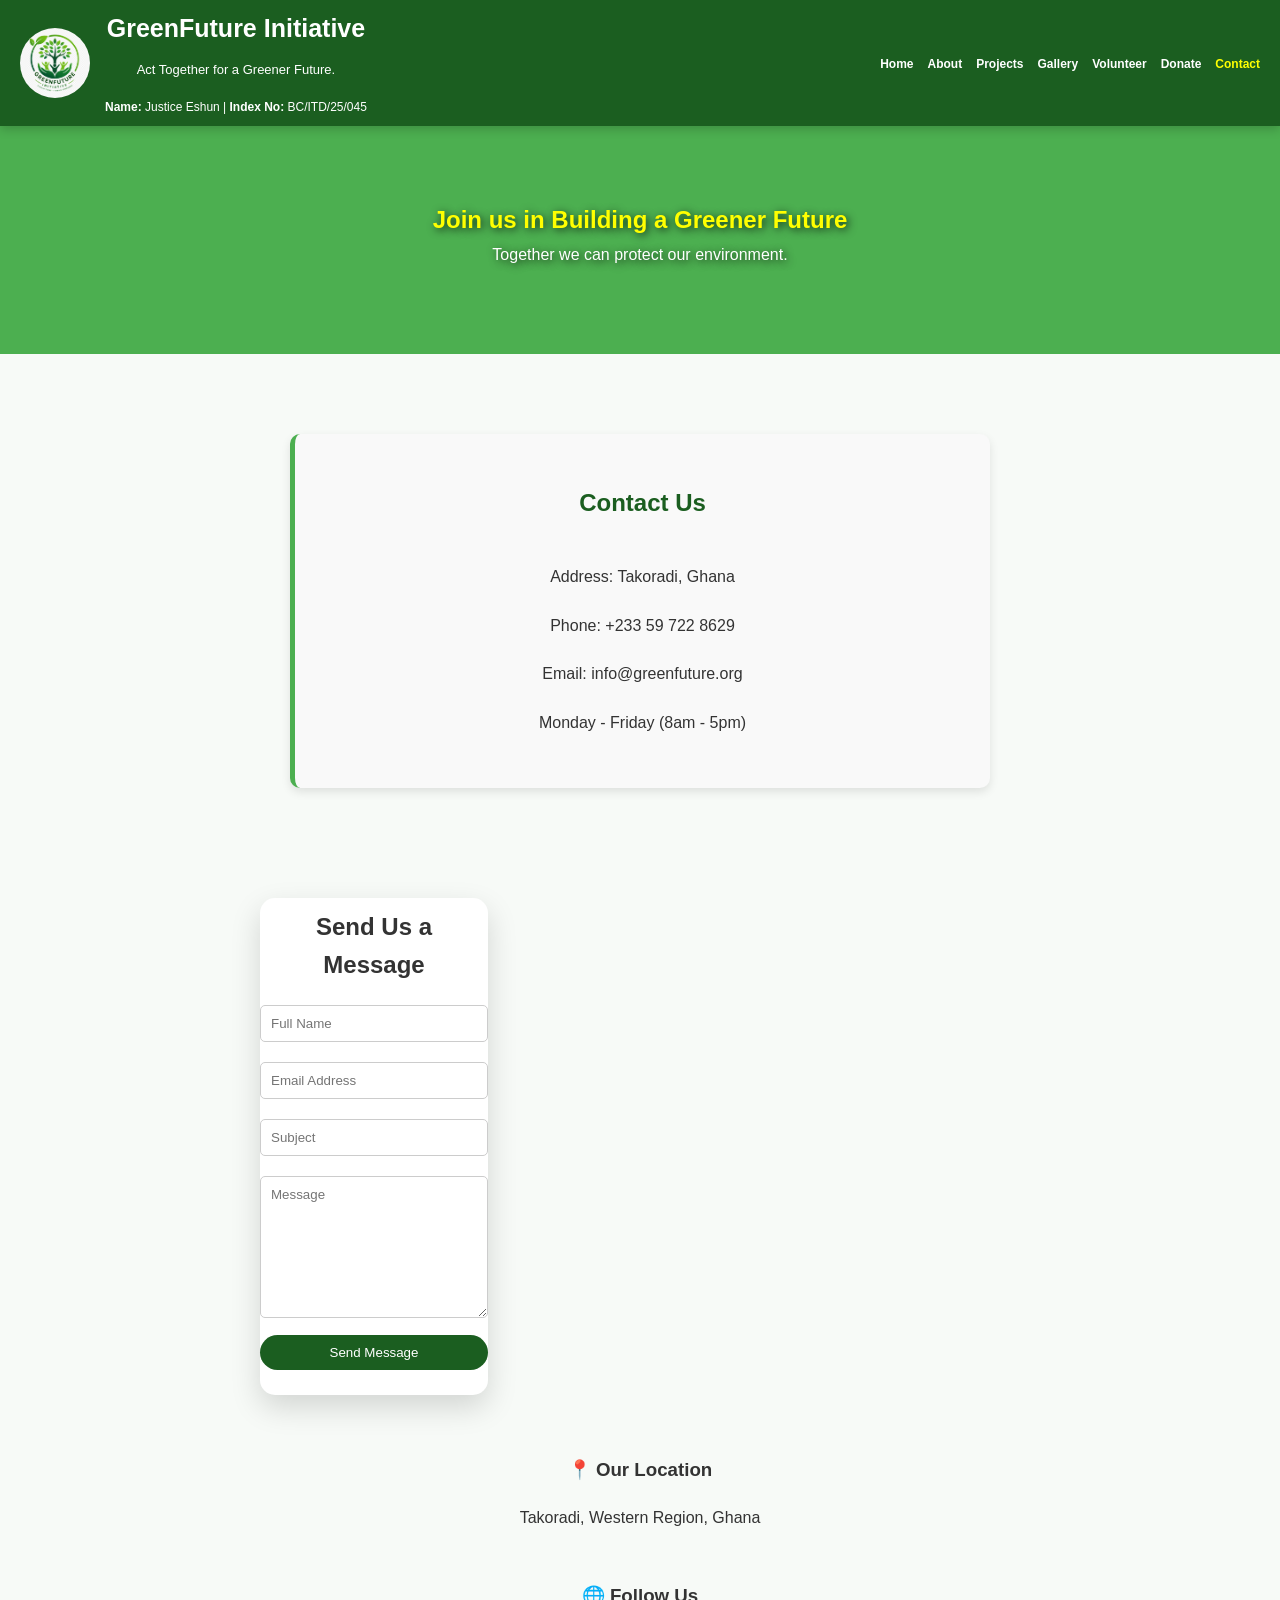
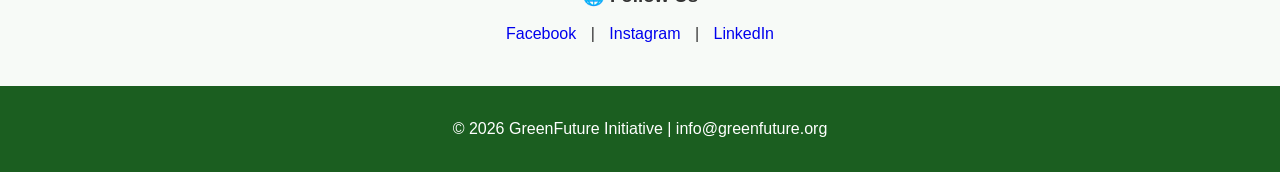
<file: midsem/contact.html>
<!DOCTYPE html>
<html lang="en">
<head>
    <meta charset="UTF-8">
    <meta name="viewport" content="width=device-width, initial-scale=1.0">
    <title>GreenFuture Initiative</title>
    <link rel="stylesheet" href="style.css" href="http//cdnjs.cloudflare.com/ajax/libs/font-awesome/6.5.1/css/all.min.css">
</head>
<body>

<header>
    <div class="logo">
        <img src="images/IMG_1112.png" alt="Logo">

        <div class="title1">
            <h1>GreenFuture Initiative</h1>
            <p>Act Together for a Greener Future.</p>
            <!--My details-->
            <small><strong>Name:</strong> Justice Eshun | <strong>Index No:</strong> BC/ITD/25/045</small>
        </div>
    </div>
    <button class="menu-btn" onclick="toggleMenu()">

</button>
<input type="checkbox" id="menu-toggle">

<label for="menu-toggle" class="hamburger">
    ☰
</label>
    <nav>
        <ul>
            <li><a href="index.html">Home</a></li>
            <li><a href="about.html">About</a></li>
            <li><a href="projects.html">Projects</a></li>
            <li><a href="gallery.html">Gallery</a></li>
            <li><a href="volunteer.html">Volunteer</a></li>
            <li><a href="donate.html">Donate</a></li>
            <li><a href="contact.html" class="active">Contact</a></li>
        </ul>
    </nav>
</header>

<main>


    <section class="hero1">
    
    <h1 class="great">Join us in Building a Greener Future</h1>
    <p>Together we can protect our environment.</p>
    </section>
<section>
<div class="impact">
<h2>Contact Us</h2>
<p><i class="fas fa-map-marker-alt"></i> Address: Takoradi, Ghana</p>

<p><i class="fas fa-phone"></i> Phone: +233 59 722 8629</p>

<p><i class="fas fa-envelope"></i> Email: info@greenfuture.org</p>

<p><i class="fas fa-clock"></i> Monday - Friday (8am - 5pm)</p>

</div>
</section>

<form>
<div class="card">
    <h2>Send Us a Message</h2>
<input type="text" placeholder="Full Name">

<input type="email" placeholder="Email Address">

<input type="subject" placeholder="Subject">

<textarea placeholder="Message" rows="8"></textarea>

<button type="submit">Send Message</button>
</div>
</form>

<div class="location-section">
    <h3>📍 Our Location</h3>
    <p>Takoradi, Western Region, Ghana</p>
</div>

<div class="social-section">
    <h3>🌐 Follow Us</h3>

    <div class="social-links">
        <a href="#">Facebook</a> |
        <a href="#">Instagram</a> |
        <a href="#">LinkedIn</a>
    </div>
</div>
</main>
<footer>
    <p>&copy; 2026 GreenFuture Initiative | info@greenfuture.org</p>
</footer>
</body>
</html>
</file>
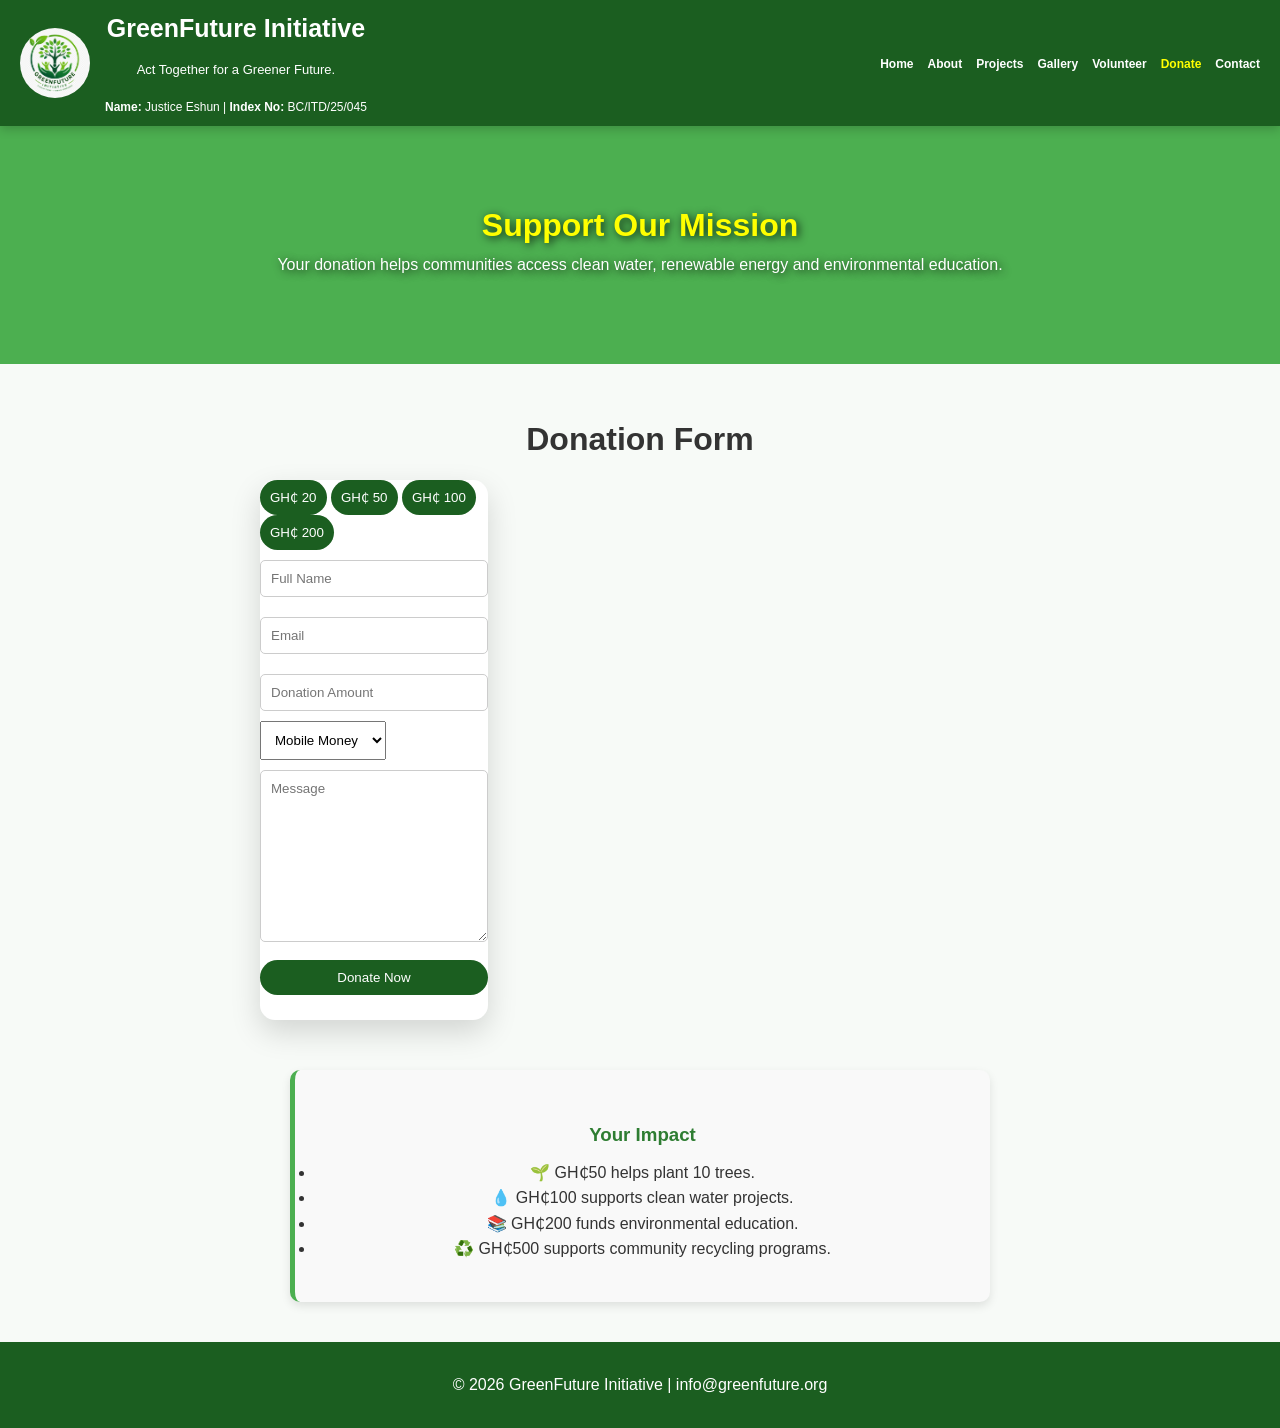
<file: midsem/donate.html>
<!DOCTYPE html>
<html lang="en">
<head>
    <meta charset="UTF-8">
    <meta name="viewport" content="width=device-width, initial-scale=1.0">
    <title>GreenFuture Initiative</title>
    <link rel="stylesheet" href="style.css">
</head>
<body>

<header>
    <div class="logo">
        <img src="images/IMG_1112.png" alt="Logo">

        <div class="title1">
            <h1>GreenFuture Initiative</h1>
            <p>Act Together for a Greener Future.</p>
            <!--My details-->
            <small><strong>Name:</strong> Justice Eshun | <strong>Index No:</strong> BC/ITD/25/045</small>
        </div>
    </div>
    <button class="menu-btn" onclick="toggleMenu()">

</button>
<input type="checkbox" id="menu-toggle">

<label for="menu-toggle" class="hamburger">
    ☰
</label>
    <nav>
        <ul>
            <li><a href="index.html">Home</a></li>
            <li><a href="about.html">About</a></li>
            <li><a href="projects.html">Projects</a></li>
            <li><a href="gallery.html">Gallery</a></li>
            <li><a href="volunteer.html">Volunteer</a></li>
            <li><a href="donate.html" class="active">Donate</a></li>
            <li><a href="contact.html">Contact</a></li>
        </ul>
    </nav>
</header>

<main>
    <search class="hero1">
    <h1 class="great">Support Our Mission</h1>
<p>
Your donation helps communities access clean water,
renewable energy and environmental education.
</p>
</search>

<form>
    <h1>Donation Form</h1>
    <div class="card">
<div class="donate-options">
<button type="butten">GH₵ 20</button>
<button type="butten">GH₵ 50</button>
<button type="butten">GH₵ 100</button>
<button type="button">GH₵ 200</button>
</div>
    
<input type="text" placeholder="Full Name">

<input type="email" placeholder="Email">

<input type="text" placeholder="Donation Amount">

<select>
<option>Mobile Money</option>
<option>Bank Transfer</option>
<option>Card</option>
</select>

<textarea placeholder="Message" rows="10"></textarea>

<button type="submit">Donate Now</button>
    </div>
</form>
<div class="impact">
    <h3>Your Impact</h3>
    <ul>
        <li>🌱 GH₵50 helps plant 10 trees.</li>
        <li>💧 GH₵100 supports clean water projects.</li>
        <li>📚 GH₵200 funds environmental education.</li>
        <li>♻️ GH₵500 supports community recycling programs.</li>
    </ul>
</div>
</body>
<footer>
    <p>&copy; 2026 GreenFuture Initiative | info@greenfuture.org</p>
</footer>
</main>
</html>
</file>
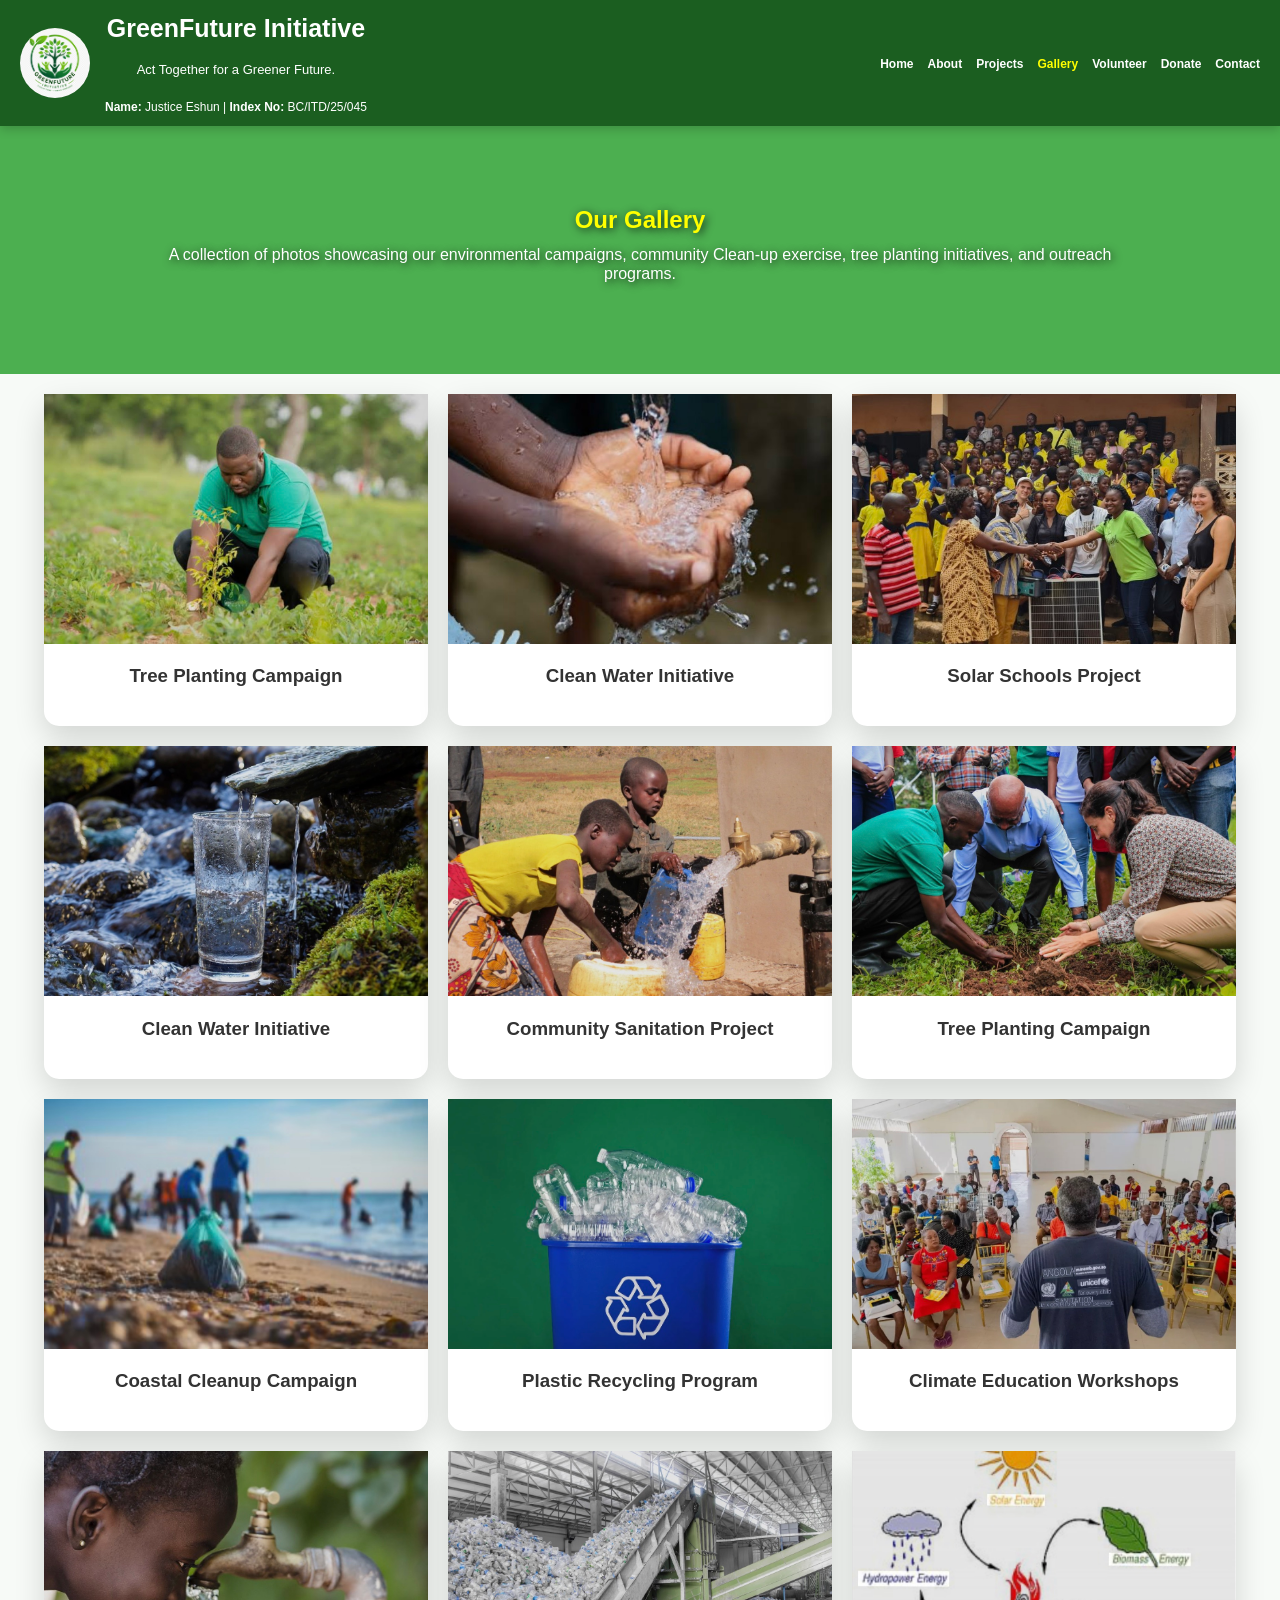
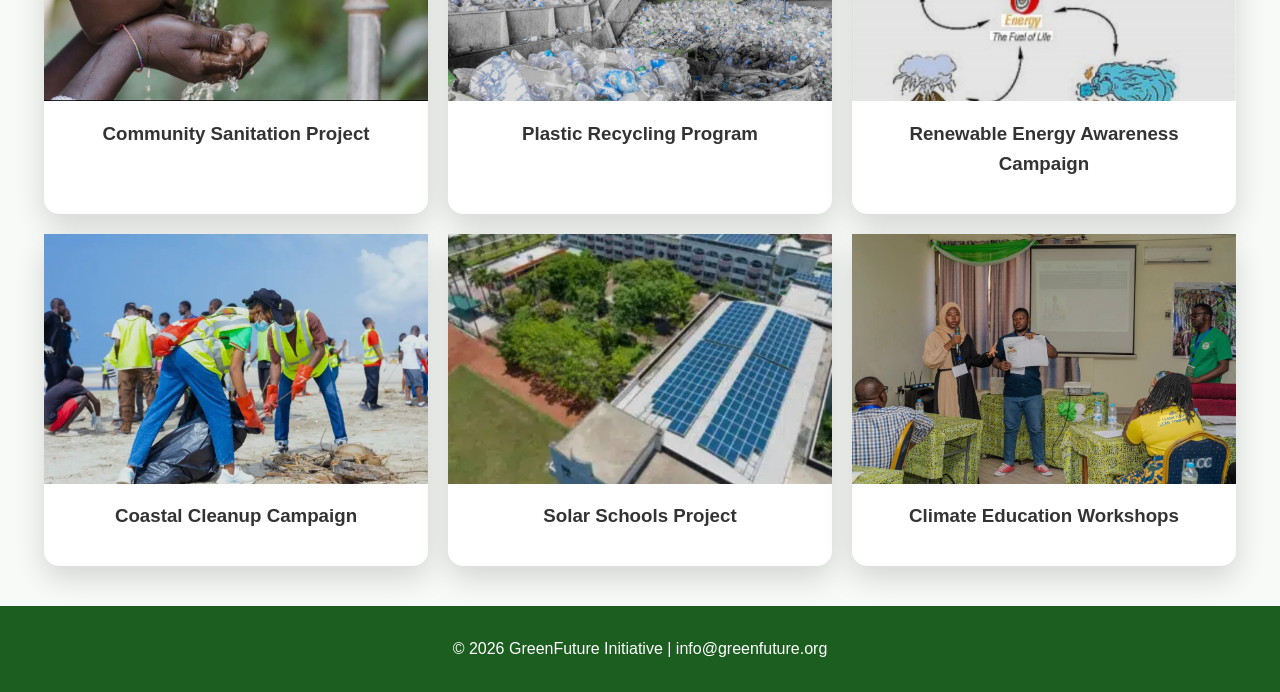
<file: midsem/gallery.html>
<!DOCTYPE html>
<html lang="en">
<head>
    <meta charset="UTF-8">
    <meta name="viewport" content="width=device-width, initial-scale=1.0">
    <title>GreenFuture Initiative</title>
    <link rel="stylesheet" href="style.css">
</head>
<body>

<header>
    <div class="logo">
        <img src="images/IMG_1112.png" alt="Logo">

        <div class="title1">
            <h1>GreenFuture Initiative</h1>
            <p>Act Together for a Greener Future.</p>
            <!--My details-->
            <small><strong>Name:</strong> Justice Eshun | <strong>Index No:</strong> BC/ITD/25/045</small>
        </div>
    </div>
    <button class="menu-btn" onclick="toggleMenu()">

</button>
<input type="checkbox" id="menu-toggle">

<label for="menu-toggle" class="hamburger">
    ☰
</label>
    <nav>
        <ul>
            <li><a href="index.html">Home</a></li>
            <li><a href="about.html">About</a></li>
            <li><a href="projects.html">Projects</a></li>
            <li><a href="gallery.html" class="active">Gallery</a></li>
            <li><a href="volunteer.html">Volunteer</a></li>
            <li><a href="donate.html">Donate</a></li>
            <li><a href="contact.html">Contact</a></li>
        </ul>
    </nav>
</header>


<main>
<section class="hero1">
    
    <h1 class="great">Our Gallery</h1>
    <p>A collection of photos showcasing our environmental campaigns, community Clean-up exercise, tree planting initiatives, and outreach programs.</p>
    </section>

 <div class="cards">

        <div class="card">
            <a href="images/IMG_0380.PNG">
    <img src="images/IMG_0380.PNG" width="100%" height="" alt="images/IMG_0380.PNG"></a>
            <h3>Tree Planting Campaign</h3>
        </div>

         <div class="card">
            <a href="images/IMG_0372.PNG">
    <img src="images/IMG_0372.PNG" width="100%" height="" alt="images/IMG_0372.PNG"></a>
            <h3>Clean Water Initiative</h3>
        </div>

        <div class="card">
            <a href="images/IMG_0375.PNG">
    <img src="images/IMG_0375.PNG" width="100%" height="" alt="images/IMG_0375.PNG"></a>
            <h3>Solar Schools Project</h3>
        </div>

        <div class="card">
            <a href="images/IMG_0369.PNG">
    <img src="images/IMG_0369.PNG" width="100%" height="" alt="images/IMG_0369.PNG"></a>
            <h3>Clean Water Initiative</h3>
        </div>

<div class="card">
    <a href="images/IMG_0362.PNG">
    <img src="images/IMG_0362.PNG" width="100%" height=""
    alt="images/IMG_0362.PNG"></a>
    <h3>Community Sanitation Project</h3>
</div>

<div class="card">
            <a href="images/IMG_0379.PNG">
    <img src="images/IMG_0379.PNG" width="100%" height="" alt="images/IMG_0379.PNG"></a>
            <h3>Tree Planting Campaign</h3>
        </div>

<div class="card">
    <a href="images/IMG_0385.PNG">
    <img src="images/IMG_0385.PNG" width="100%" height=""
    alt="images/IMG_0358.PNG"></a>
<h3>Coastal Cleanup Campaign</h3>
    </div>


<div class="card">
    <a href="images/IMG_0354.PNG">
    <img src="images/IMG_0354.PNG" width="100%" height="" alt="images/IMG_0354.PNG"></a>
<h3>Plastic Recycling Program</h3>
        </div>

<div class="card">
    <a href="images/IMG_0358.PNG">
    <img src="images/IMG_0358.PNG" width="100%" height="" alt="images/IMG_0358.PNG"></a>
<h3>Climate Education Workshops</h3>
</div>

<div class="card">
    <a href="images/IMG_0363.PNG">
    <img src="images/IMG_0363.PNG" width="100%" height=""
    alt="images/IMG_0363.PNG"></a>
    <h3>Community Sanitation Project</h3>
</div>

 <div class="card">
    <a href="images/IMG_0353.PNG">
    <img src="images/IMG_0353.PNG" width="100%" height="" alt="images/IMG_0353.PNG"></a>
<h3>Plastic Recycling Program</h3>
        </div>


<div class="card">
    <a href="images/IMG_0384.PNG">
    <img src="images/IMG_0384.PNG" width="100%" height=""
    alt="images/IMG_0384.PNG"></a>
<h3>Renewable Energy Awareness Campaign</h3>
    </div>

    <div class="card">
    <a href="images/IMG_0388.PNG">
    <img src="images/IMG_0388.PNG" width="100%" height=""
    alt="images/IMG_0388.PNG"></a>
<h3>Coastal Cleanup Campaign</h3>
    </div>

 <div class="card">
            <a href="images/IMG_0376.PNG">
    <img src="images/IMG_0376.PNG" width="100%" height="" alt="images/IMG_0376.PNG"></a>
            <h3>Solar Schools Project</h3>
        </div>

<div class="card">
    <a href="images/IMG_0367.PNG">
    <img src="images/IMG_0367.PNG" width="100%" height="" alt="images/IMG_0367.PNG"></a>
<h3>Climate Education Workshops</h3>
</div>

    </div>
</section>

</main>
<footer>
    <p>&copy; 2026 GreenFuture Initiative | info@greenfuture.org</p>
    
</footer>

</body>
</html>
</file>
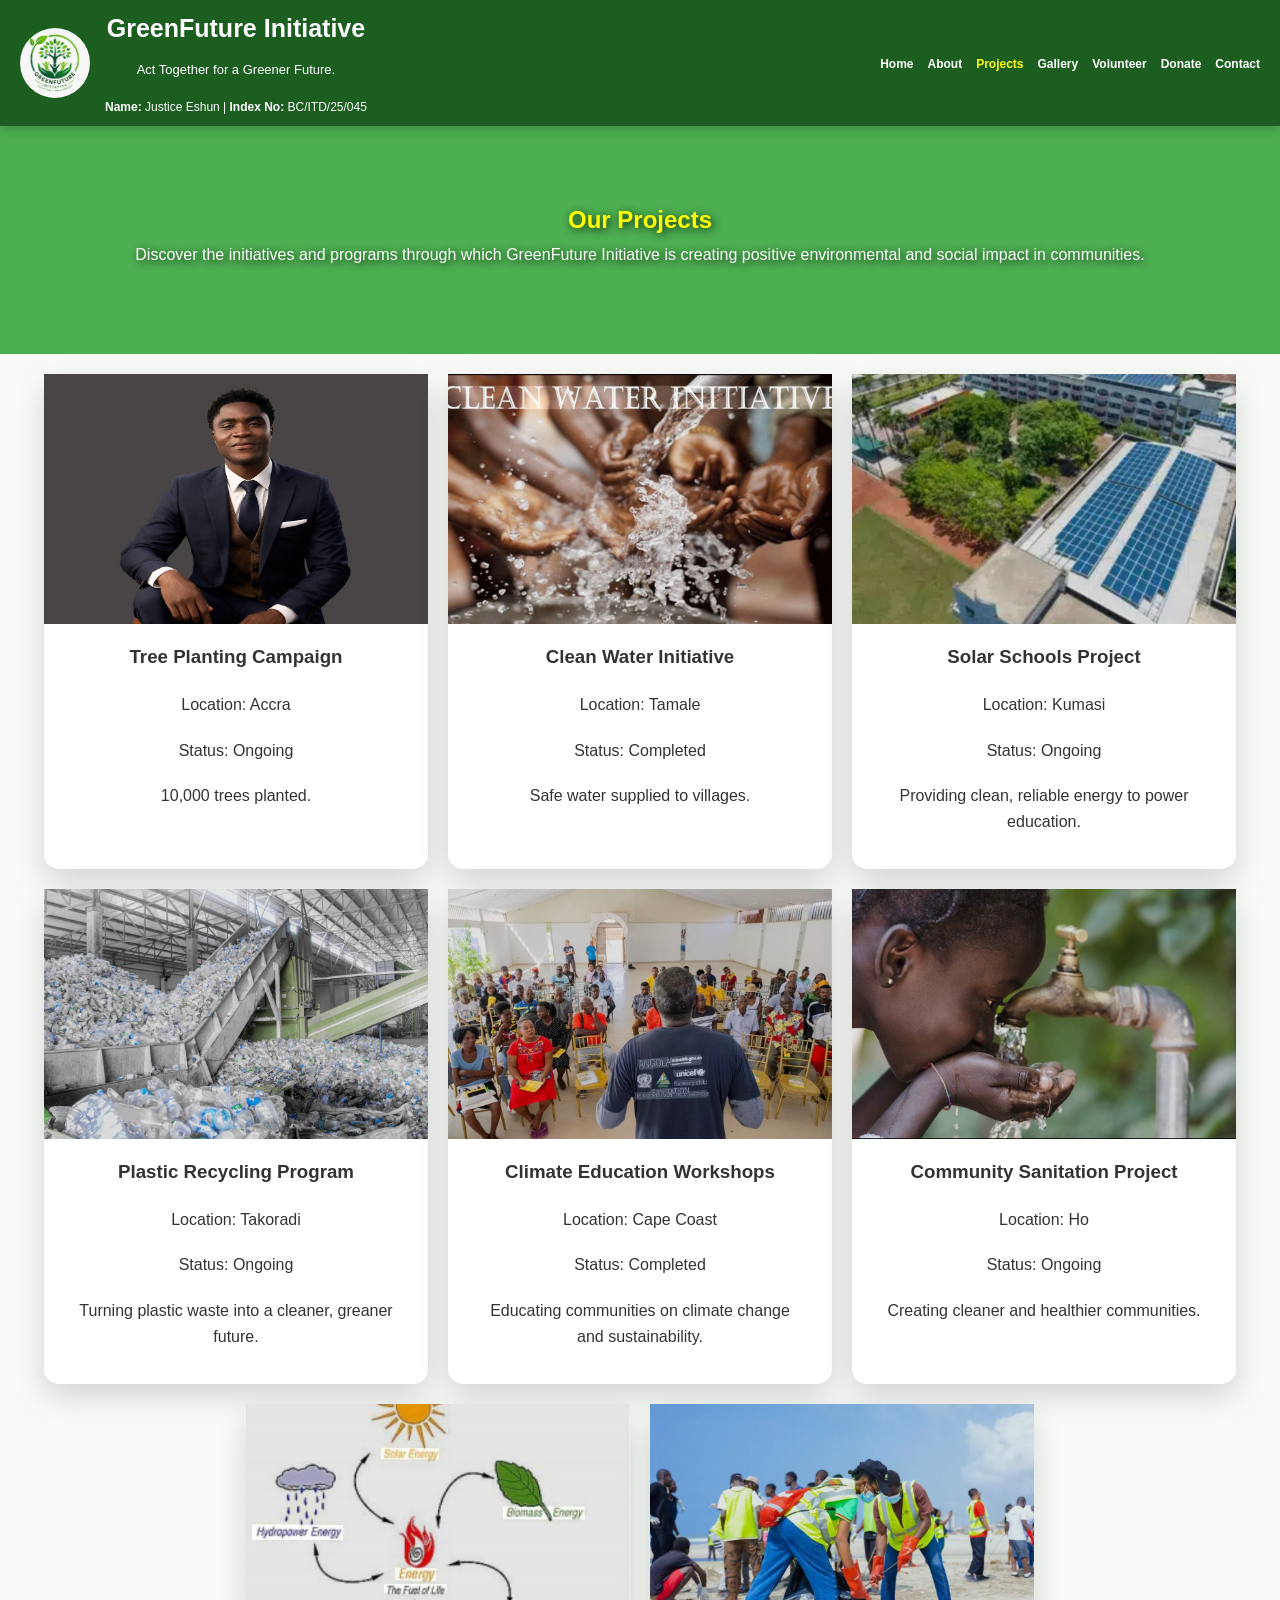
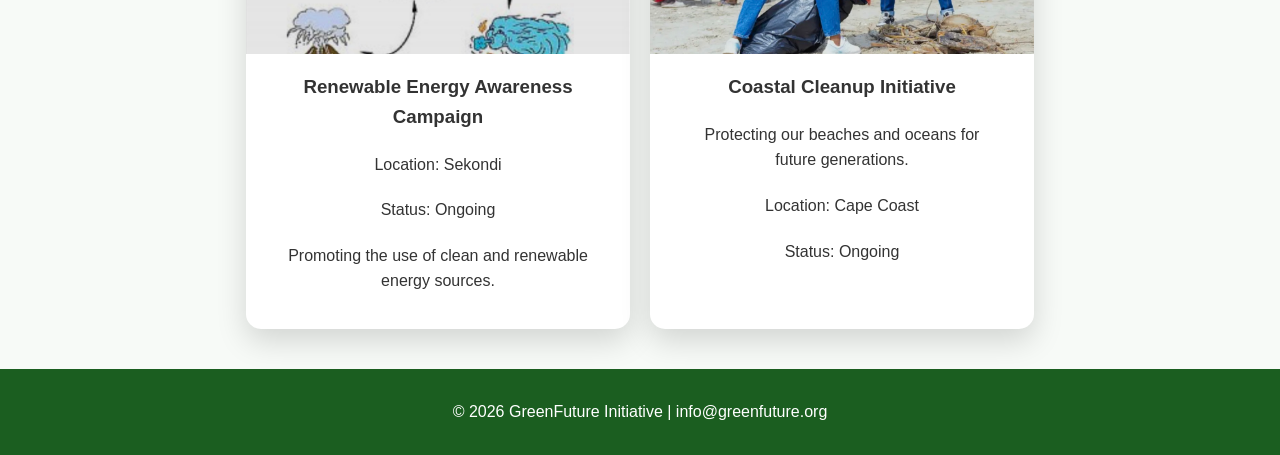
<file: midsem/projects.html>
<!DOCTYPE html>
<html lang="en">
<head>
    <meta charset="UTF-8">
    <meta name="viewport" content="width=device-width, initial-scale=1.0">
    <title>GreenFuture Initiative</title>
    <link rel="stylesheet" href="style.css">
</head>
<body>

<header>
    <div class="logo">
        <img src="images/IMG_1112.png" alt="Logo">

        <div class="title1">
            <h1>GreenFuture Initiative</h1>
            <p>Act Together for a Greener Future.</p>
            <!--My details-->
            <small><strong>Name:</strong> Justice Eshun | <strong>Index No:</strong> BC/ITD/25/045</small>
        </div>
    </div>
    <button class="menu-btn" onclick="toggleMenu()">

</button>
<input type="checkbox" id="menu-toggle">

<label for="menu-toggle" class="hamburger">
    ☰
</label>
    <nav>
        <ul>
            <li><a href="index.html">Home</a></li>
            <li><a href="about.html">About</a></li>
            <li><a href="projects.html" class="active">Projects</a></li>
            <li><a href="gallery.html">Gallery</a></li>
            <li><a href="volunteer.html">Volunteer</a></li>
            <li><a href="donate.html">Donate</a></li>
            <li><a href="contact.html">Contact</a></li>
        </ul>
    </nav>
</header>

<main>
<section class="hero1">
    <h1 class="great">Our Projects</h1>
    <p>Discover the initiatives and programs through which GreenFuture Initiative is creating positive environmental and social impact in communities.</p>
</section>
<div class="cards">

<div class="card">
    <a href="images/IMG_0380.jpg">
    <img src="images/IMG_0380.jpg" alt="images/IMG_0380.jpg"></a>
<h3>Tree Planting Campaign</h3>
<p>Location: Accra</p>
<p>Status: Ongoing</p>
<p>10,000 trees planted.</p>
</div>

<div class="card">
    <a href="images/IMG_0371.PNG">
    <img src="images/IMG_0371.PNG" width="100%" height="" alt="images/IMG_0371.PNG"></a>

<h3>Clean Water Initiative</h3>
<p>Location: Tamale</p>
<p>Status: Completed</p>
<p>Safe water supplied to villages.</p>
</div>

<div class="card">
    <a href="images/IMG_0376.PNG">
    <img src="images/IMG_0376.PNG" width="100%" height="" alt="images/IMG_0376.PNG"></a>
<h3>Solar Schools Project</h3>
<p>Location: Kumasi</p>
<p>Status: Ongoing</p>
<p>Providing clean, reliable energy to power education.</p>
</div>

 <div class="card">
    <a href="images/IMG_0353.PNG">
    <img src="images/IMG_0353.PNG" alt="images/IMG_0353.PNG"></a>
<h3>Plastic Recycling Program</h3>
<p>Location: Takoradi</p>
<p>Status: Ongoing</p>
<p>Turning plastic waste into a cleaner, greaner future.</p>
        </div>
<div class="card">
    <a href="images/IMG_0358.PNG">
    <img src="images/IMG_0358.PNG" alt="images/IMG_0358.PNG"></a>
<h3>Climate Education Workshops</h3>
<p>Location: Cape Coast</p>
<p>Status: Completed</p>
<p>Educating communities on climate change and sustainability.</p>
</div>
<div class="card">
    <a href="images/IMG_0363.PNG">
    <img src="images/IMG_0363.PNG" alt="images/IMG_0363.PNG"></a>
    <h3>Community Sanitation Project</h3>
<p>Location: Ho</p>
<p>Status: Ongoing</p>
<p>Creating cleaner and healthier communities.</p>
</div>

<div class="card">
    <a href="images/IMG_0384.PNG">
    <img src="images/IMG_0384.PNG"  alt="images/IMG_0384.PNG"
    alt="images/IMG_0384.PNG"></a>

<h3>Renewable Energy Awareness Campaign</h3>
<p>Location: Sekondi</p>
<p>Status: Ongoing</p>
<p>Promoting the use of clean and renewable energy sources.</p>
    </div>

    <div class="card">
    <a href="images/IMG_0388.PNG">
    <img src="images/IMG_0388.PNG" alt="images/IMG_0388.PNG"></a>
        <h3>Coastal Cleanup Initiative</h3>
        <p>Protecting our beaches and oceans for future generations.</p>
        <p>Location: Cape Coast</p>
        <p>Status: Ongoing</p>



</main>
<footer>
    <p>&copy; 2026 GreenFuture Initiative | info@greenfuture.org</p>
</footer>
</body>
</html>
</file>
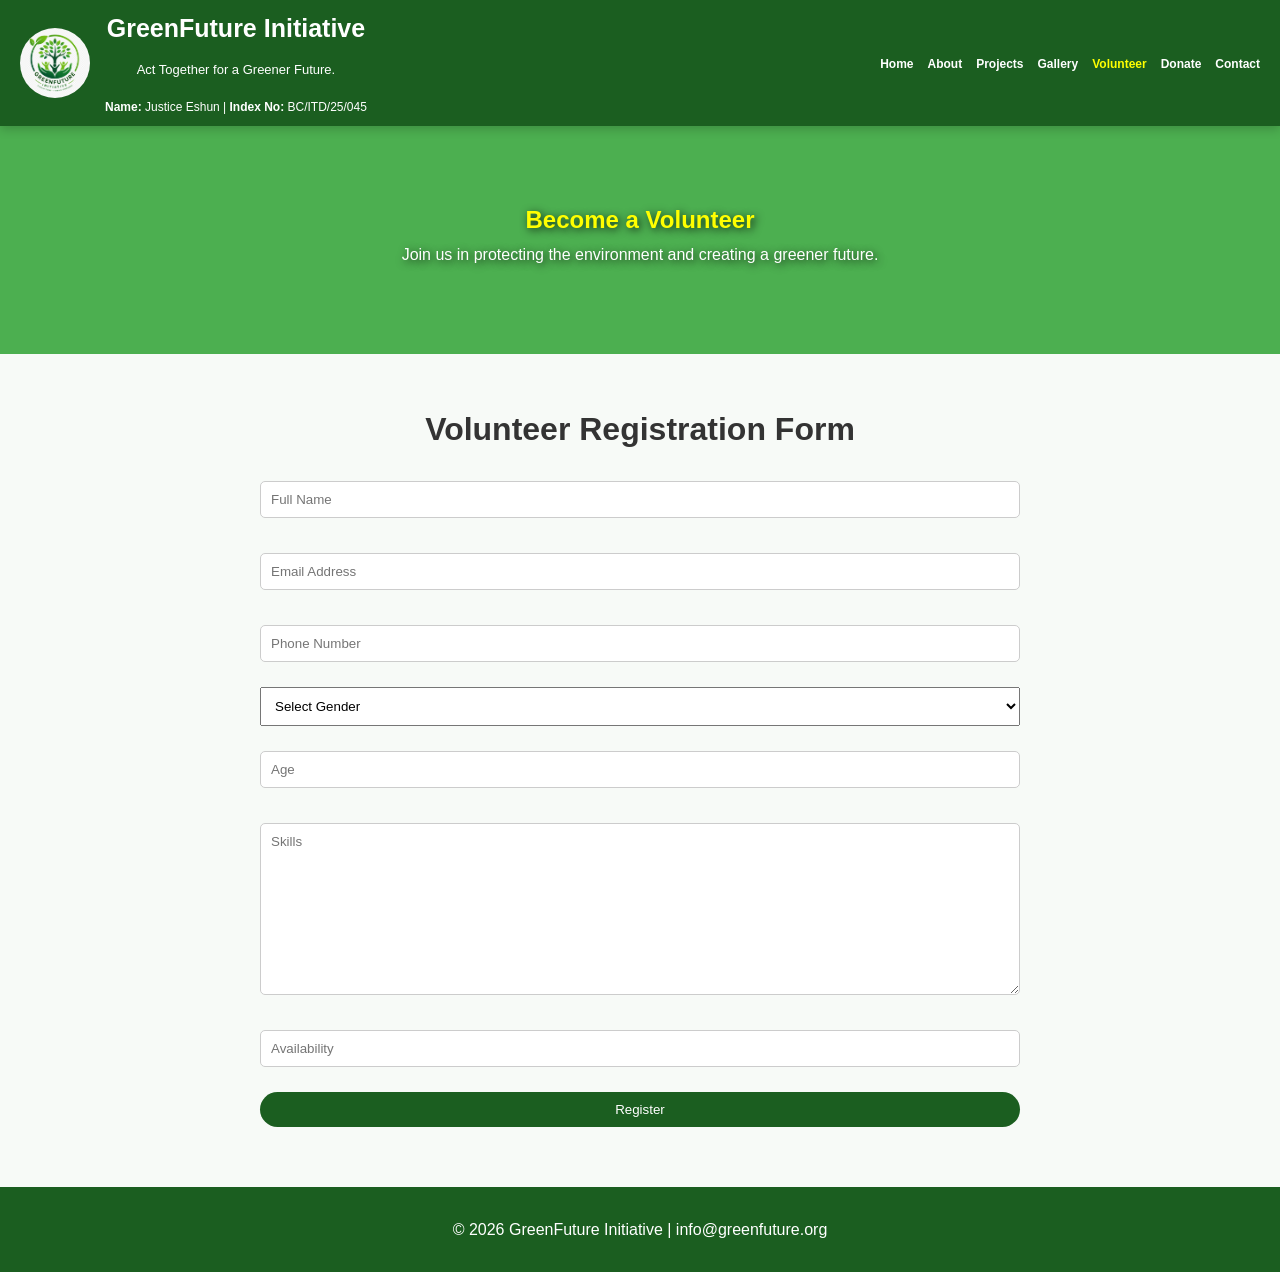
<file: midsem/volunteer.html>
<!DOCTYPE html>
<html lang="en">
<head>
    <meta charset="UTF-8">
    <meta name="viewport" content="width=device-width, initial-scale=1.0">
    <title>GreenFuture Initiative</title>
    <link rel="stylesheet" href="style.css">
</head>
<body>

<header>
    <div class="logo">
        <img src="images/IMG_1112.png" alt="Logo">

        <div class="title1">
            <h1>GreenFuture Initiative</h1>
            <p>Act Together for a Greener Future.</p>
            <!--My details-->
            <small><strong>Name:</strong> Justice Eshun | <strong>Index No:</strong> BC/ITD/25/045</small>
        </div>
    </div>
    <button class="menu-btn" onclick="toggleMenu()">

</button>
<input type="checkbox" id="menu-toggle">

<label for="menu-toggle" class="hamburger">
    ☰
</label>
    <nav>
        <ul>
            <li><a href="index.html" >Home</a></li>
            <li><a href="about.html">About</a></li>
            <li><a href="projects.html">Projects</a></li>
            <li><a href="gallery.html">Gallery</a></li>
            <li><a href="volunteer.html" class="active">Volunteer</a></li>
            <li><a href="donate.html">Donate</a></li>
            <li><a href="contact.html">Contact</a></li>
        </ul>
    </nav>
</header>
<section class="hero1">
<h1 class="great">Become a Volunteer</h1>
<p>Join us in protecting the environment and creating a greener future.</p>
</section>

<main>

<form>
<h1>Volunteer Registration Form</h1>
<input type="text" placeholder="Full Name">

<input type="email" placeholder="Email Address">

<input type="tel" placeholder="Phone Number">

<select>
    <option>Select Gender</option>
<option>Male</option>
<option>Female</option>
</select>

<input type="number" placeholder="Age">

<textarea rows="10" placeholder="Skills"></textarea>

<input type="text" placeholder="Availability">

<button type="submit">Register</button>

</form>
</main>
<footer>
    <p>&copy; 2026 GreenFuture Initiative | info@greenfuture.org</p>
</footer>
</body>
</html>
</file>
<file: style.css>
*{
    margin:0;
    padding:0;
    box-sizing:border-box;
    font-family:Arial,sans-serif;
}

body{
    background:#f7faf7;
    color:#333;
    line-height:1.6;
}

main{
animation: slideUp 1s ease;
}
@keyframes slideUp{
    from{
        opacity: 0;
        transform: translateY(30px);
    }
    to{
        opacity: 1;
        transform: translateY(0);
    }
}

header {
    background: #1b5e20;
    display: flex;
    justify-content: space-between;
    align-items: center;
    position: sticky;
    top: 0;
    color: white;
    padding: 8px 20px;
    box-shadow: 0 3px 10px rgba(0,0,0,.2)
    
}

input, textarea{
    width:100%;
    padding:12px;
    margin:10px 0;
    border:1px solid #ccc;
    border-radius:5px;
    
    
}
h3{
    text-align: center;
     padding: 10px 9%;
}

h2, p{
    text-align: center;
    padding: 10px 9%;
}
h1{
    text-align: center;
}

.logo {
    display: flex;
    align-items: center;
    gap: 15px;
    color: #ffffff;
}

.logo img{
    width: 70px;
   height: 70px;
    border-radius: 50%;
}

.logo h1{
    color: white;
    margin: 0;
    font-size: 25px;
}
.logo p{
    margin: 2px 0;
    font-size: 13px;
    color: #e2e8f0;
}
.logo small{
    color: white;
    font-size: 12px;
}
.title1{
text-align: center;
}
.contact-form{
    max-width:700px;
    margin:auto;
}
.contact-info p {
    font-size: 18px;
    margin: 15px 0;
}

.contact-info i {
    color: #28a745; /* Green */
    margin-right: 10px;
    font-size: 20px;
}

button:hover{
    opacity:0.9;
    transform: scale(1.5);
}

button{
    background:#2e7d32;
    color:white;
    padding:14px 30px;
    border-radius: 7px;
    cursor:pointer;
    transition: 0.3s;
    text-decoration: none;
}

button[type="submit"]{
    display: block;
    margin: 20px aut0;
    width: 100%;
}




/* Hide checkbox */
#menu-toggle{
    display:none;
}

/* Hide hamburger on laptop */
.hamburger{
    display:none;
}



nav ul{
    display:flex;
    list-style:none;
    gap:14px;
    flex-wrap: wrap;
}

nav a {
    color: white;
    text-decoration: none;
    font-weight: 600;
    transition: 0.3s;
    font-size: 12px;
    
}

nav a:hover,
nav a.active {
    color: yellow;
    text-shadow: 1x 1px 3px #000;
}

#menu-toggle{
    display:none;
}

.menu-btn{
    display:none;
    color:white;
    font-size:30px;
    cursor:pointer;
}




.hero{
    background: linear-gradient(
        rgba(0,0,0,0.5)
        rgba(0,0,0,0.5)
    );
    background-image: url("images/IMG_5454.png");
    background-size: cover;
    background-position: center;
    background-repeat: no-repeat;

    height: 100%;

    display: flex;
    flex-direction: column;
    justify-content: flex-start;
    align-items: center;
    color: white;
    text-align: center;

text-align:center;
padding:80px 20px;

color:white;
}
.hero1{
    text-align:center;
padding:80px 20px;
background: #4caf50;
color:white;
text-shadow: 2px 2px 8px rgba(0,0,0,0.8);
line-height: 1.2;
margin-bottom: 20px;
}

.hero p{
    text-shadow: 2px 2px 8px rgba(0,0,0,0.8);
}
.hero-buttons{
    display: flex;
    justify-content: center;
    gap: 20px;
    margin-top: 20px;
}
.btn{
display: flex;
justify-content: center;
padding:10px 20px;
background:white;
color:#1b5e20;
text-decoration:none;
margin:10px;
border-radius:5px;
}


.title1 p{
    color: white;
}

.achievements-table th,
.achievements-table td {
    border: 1px solid #ddd;
    padding: 12px;
    text-align: center;
}

table th{
    background-color: #1b5e20;
    color: white;
}

.achievements-table{
    width: 100%;
    background: white;
    border-radius: 10px;
    border-collapse: collapse;
    box-shadow: 0 4px 10px rgba(0,0,0,0.1);
}
.achievements-table{
    overflow-x: auto;
}

.gallery{
display:grid;
grid-template-columns:repeat(auto-fit,minmax(250px,1fr));
gap:15px;
padding:20px;
}

.gallery img{
width:100%;
border-radius:10px;
}

.donate-options{
    margin: 40px auto;
    max-width: 400px;
    padding: 20px;
    background: #ffffff;
    border-radius: 15px;
    

}




.impact{
    max-width: 700px;
    margin: 30px auto;
    background: #f5fff5;
    padding: 20px;
    border-radius: 10px;
    border-left: 5px solid #4CAF50;
}

.impact h3{
    color: #2e7d32;
}

form{
display:flex;
flex-direction:column;
gap:15px;
padding:20px;
box-shadow: 0 6px 20px rgba(0,0,0,0.1);
border-radius: 12px;

}
form{
    max-width: 800px;
    margin: 30px auto;
}
.team-container{
    display: grid;
    grid-template-columns: repeat(auto-fit, minmax(250px, 1fr));
    gap: 20px;
    padding: 20px;
}
.cards{
display: flex;
flex-wrap: wrap;
justify-content: center;
gap:20px;
}

.card{
background:white;
width: 30%;
padding-bottom:25px;
border-radius:15px;
box-shadow: 0 12px 30px rgba(0,0,0,0.15);
}
.card p{
    line-height: 1,3;
}

.card:hover{
transform:translateY(-8px);
transition:.3s;

}



.card img{
    width: 100%;
    height:250px;
    object-fit: cover;
    border-radius: 10px;
    object-position: cover;
}
hr{
    border: none;
    height: 1px;
    background: #4caf50;
    margin: 40px 0;
}
.impact{
    padding: 40px 20px;
    text-align: center;
    background: #f9f9f9;
     box-shadow:0 4px 10px rgba(0,0,0,0.1);
}

.impact h2{
    color: #1b5e20;
    margin-bottom: 20px;
}

.impact p{
    max-width: 800px;
    margin: auto;
    line-height: 1.8;

}
.testimonial-container{
    display:flex;
    justify-content:center;
    gap:20px;
    flex-wrap:wrap;
    margin-top:20px;
    
}
    
.testimonial-card{
    background:white;
    width:300px;
    padding:20px;
    border-radius:15px;
    box-shadow:0 4px 10px rgba(0,0,0,0.1);
    text-align:center;
    
}
.partners{
    text-align: center;
    padding: 40px 20px;
    margin-top: 20px;
}
.partners img{
    transition: 0.3s;
    width: 120px;
    height: 80px;
    margin: 20px;
    object-fit: contain;
    
}
.partners img:hover{
    transform: (1.1);
}
section{
    padding: 30px 20px;
}

section h2{
    color: #1b5e20;
}

.good{
    color: #1b5e20;
}

.great{
    color: yellow;
}
.great span{
    color: white;
}

input,
textarea{
padding:10px;
}
select{
    width: 100%;
    padding: 15px;
    margin: 15px 0;
    font-size: 16px;
    border: 1px sollid #ccc;
    border-radius: 5px;
    box-sizing: border-box;
}
.map{
    margin-bottom: 20p;
}
.location-section,
.social-section{
    text-align: center;
    margin-top: 30px;
}

.social-links{
    text-align: center;
}

.social-links a{
    margin: 0 10px;
    text-decoration: none;
}
h4{
    text-align: center;
}

button{
background:#1b5e20;
color:white;
padding:10px;
border:none;
cursor:pointer;
transition: 0.3s;
}

footer{
text-align:center;
background:#1b5e20;
color:white;
padding:20px;
margin-top:40px;
}

/* Mobile View */
@media(max-width:768px){
.cards{
    grid-template-columns: 1fr;
}
.card{
    width: 90%;
}
.logo img{
    width: 70px;
   height: 70px;
    
}

.logo h1{
    color: white;
    margin: 0;
    font-size: 28px;
}
.logo p{
    margin: 1px 0;
    font-size: 14px;
    color: #e2e8f0;
}

    .hamburger{
        display:block;
        font-size:35px;
        color:white;
        cursor:pointer;
        text-align:left;
        margin:10px;
    }

    nav{
        display:none;
    }

    #menu-toggle:checked ~ nav{
        display:block;
    }

    nav ul{
        flex-direction:column;
        align-items:center;
        gap:10px;
    }

    
    header{
background:#1b5e20;
color:white;
padding:0;
position: sticky;
top: 0;
}
    h1{
        font-size: 25px;
    }

nav ul{
flex-direction:column;
align-items:center;
}

.hero{
padding:50px 15px;
}
.impact{
    text-align: center;
    background: #f9f9f9;
     box-shadow:0 4px 10px rgba(0,0,0,0.1);
     width: 95%;
}


.impact h2{
    color: #1b5e20;
    margin-bottom: 10px;
}

.impact p{
    max-width: 800px;
    margin: auto;
    line-height: 1.3;
}


}
</file>
<file: midsem/style.css>
*{
    margin:0;
    padding:0;
    box-sizing:border-box;
    font-family:Arial,sans-serif;
}

body{
    background:#f7faf7;
    color:#333;
    line-height:1.6;
}

main{
animation: slideUp 1s ease;
}
@keyframes slideUp{
    from{
        opacity: 0;
        transform: translateY(30px);
    }
    to{
        opacity: 1;
        transform: translateY(0);
    }
}

header {
    background: #1b5e20;
    display: flex;
    justify-content: space-between;
    align-items: center;
    position: sticky;
    top: 0;
    color: white;
    padding: 8px 20px;
    box-shadow: 0 3px 10px rgba(0,0,0,.2)
    
}

input, textarea{
    width:100%;
    padding:12px;
    margin:10px 0;
    border:1px solid #ccc;
    border-radius:5px;
    
    
}
h3{
    text-align: center;
     padding: 10px 9%;
}

h2, p{
    text-align: center;
    padding: 10px 9%;
}
h1{
    text-align: center;
}

.logo {
    display: flex;
    align-items: center;
    gap: 15px;
    color: #ffffff;
}

.logo img{
    width: 70px;
   height: 70px;
    border-radius: 50%;
}

.logo h1{
    color: white;
    margin: 0;
    font-size: 25px;
}
.logo p{
    margin: 2px 0;
    font-size: 13px;
    color: #e2e8f0;
}
.logo small{
    color: white;
    font-size: 12px;
}
.title1{
text-align: center;
}
.contact-form{
    max-width:700px;
    margin:auto;
}
.contact-info p {
    font-size: 18px;
    margin: 15px 0;
}

.contact-info i {
    color: #28a745; /* Green */
    margin-right: 10px;
    font-size: 20px;
}

button:hover{
    opacity:0.9;
    transform: scale(1.5);
}

button{
    background:#2e7d32;
    color:white;
    padding:14px 30px;
    border-radius: 30px;
    cursor:pointer;
    transition: 0.3s;
    text-decoration: none;
}

button[type="submit"]{
    display: block;
    margin: 20px aut0;
    width: 100%;
}




/* Hide checkbox */
#menu-toggle{
    display:none;
}

/* Hide hamburger on laptop */
.hamburger{
    display:none;
}



nav ul{
    display:flex;
    list-style:none;
    gap:14px;
    flex-wrap: wrap;
}

nav a {
    color: white;
    text-decoration: none;
    font-weight: 600;
    transition: 0.3s;
    font-size: 12px;
    
}

nav a:hover,
nav a.active {
    color: yellow;
    text-shadow: 1x 1px 3px #000;
}

#menu-toggle{
    display:none;
}

.menu-btn{
    display:none;
    color:white;
    font-size:30px;
    cursor:pointer;
}




.hero{
    background: linear-gradient(
        rgba(0,0,0,0.5)
        rgba(0,0,0,0.5)
    );
    background-image: url("images/IMG_5454.png");
    background-size: cover;
    background-position: center;
    background-repeat: no-repeat;

    height: 100%;

    display: flex;
    flex-direction: column;
    justify-content: flex-start;
    align-items: center;
    color: white;
    text-align: center;

text-align:center;
padding:80px 20px;

color:white;
}
.hero1{
    text-align:center;
padding:80px 20px;
background: #4caf50;
color:white;
text-shadow: 2px 2px 8px rgba(0,0,0,0.8);
line-height: 1.2;
margin-bottom: 20px;
}

.hero p{
    text-shadow: 2px 2px 8px rgba(0,0,0,0.8);
}
.hero-buttons{
    display: flex;
    justify-content: center;
    gap: 20px;
    margin-top: 20px;
}
.btn{
display: flex;
justify-content: center;
padding:10px 20px;
background:white;
color:#1b5e20;
text-decoration:none;
margin:10px;
border-radius:5px;
}


.title1 p{
    color: white;
}

.achievements-table th,
.achievements-table td {
    border: 1px solid #ddd;
    padding: 12px;
    text-align: center;
}

table th{
    background-color: #1b5e20;
    color: white;
}

.achievements-table{
    width: 100%;
    background: white;
    border-radius: 10px;
    border-collapse: collapse;
    box-shadow: 0 4px 10px rgba(0,0,0,0.1);
}
.achievements-table{
    overflow-x: auto;
}

.gallery{
display:grid;
grid-template-columns:repeat(auto-fit,minmax(250px,1fr));
gap:15px;
padding:20px;
}

.gallery img{
width:100%;
border-radius:10px;
}

.donation-options{
    margin: 20px 0;
}

.donation-options button{
    background: #4CAF50;
    color: white;
    border: none;
    padding: 10px 20px;
    margin-right: 10px;
    border-radius: 25px;
    cursor: pointer;
}


.impact{
    max-width: 700px;
    margin: 30px auto;
    background: #f5fff5;
    padding: 20px;
    border-radius: 10px;
    border-left: 5px solid #4CAF50;
}

.impact h3{
    color: #2e7d32;
}

form{
display:flex;
flex-direction:column;
gap:15px;
padding:20px;
}
form{
    max-width: 800px;
    margin: 30px auto;
}
.team-container{
    display: grid;
    grid-template-columns: repeat(auto-fit, minmax(250px, 1fr));
    gap: 20px;
    padding: 20px;
}
.cards{
display: flex;
flex-wrap: wrap;
justify-content: center;
gap:20px;

}

.card{
background:white;
width: 30%;
padding-bottom:25px;
border-radius:15px;
box-shadow: 0 12px 30px rgba(0,0,0,0.15);
}
.card p{
    line-height: 1,3;
}

.card:hover{
transform:translateY(-8px);
transition:.3s;

}



.card img{
    width: 100%;
    height:250px;
    object-fit: cover;
    border-radius: 0px;
    object-position: cover;
}
hr{
    border: none;
    height: 1px;
    background: #4caf50;
    margin: 40px 0;
}
.impact{
    padding: 40px 20px;
    text-align: center;
    background: #f9f9f9;
     box-shadow:0 4px 10px rgba(0,0,0,0.1);
}

.impact h2{
    color: #1b5e20;
    margin-bottom: 20px;
}

.impact p{
    max-width: 800px;
    margin: auto;
    line-height: 1.8;

}
.testimonial-container{
    display:flex;
    justify-content:center;
    gap:20px;
    flex-wrap:wrap;
    margin-top:20px;
    
}
    
.testimonial-card{
    background:white;
    width:300px;
    padding:20px;
    border-radius:15px;
    box-shadow:0 4px 10px rgba(0,0,0,0.1);
    text-align:center;
    
}
.partners{
    text-align: center;
    padding: 40px 20px;
    margin-top: 20px;
}
.partners img{
    transition: 0.3s;
    width: 120px;
    height: 80px;
    margin: 20px;
    object-fit: contain;
    
}
.partners img:hover{
    transform: (1.1);
}
section{
    padding: 30px 20px;
}

section h2{
    color: #1b5e20;
}

.good{
    color: #1b5e20;
}

.great{
    color: yellow;
}
.great span{
    color: white;
}

input,
select,
textarea{
padding:10px;
}
.map{
    margin-bottom: 20p;
}
.location-section,
.social-section{
    text-align: center;
    margin-top: 30px;
}

.social-links{
    text-align: center;
}

.social-links a{
    margin: 0 10px;
    text-decoration: none;
}
h4{
    text-align: center;
}

button{
background:#1b5e20;
color:white;
padding:10px;
border:none;
cursor:pointer;
}

footer{
text-align:center;
background:#1b5e20;
color:white;
padding:20px;
margin-top:40px;
}

/* Mobile View */
@media(max-width:768px){
.cards{
    grid-template-columns: 1fr;
}
.card{
    width: 90%;
}
.logo img{
    width: 80px;
   height: 80px;
    
}

.logo h1{
    color: white;
    margin: 0;
    font-size: 28px;
}
.logo p{
    margin: 1px 0;
    font-size: 14px;
    color: #e2e8f0;
}

    .hamburger{
        display:block;
        font-size:35px;
        color:white;
        cursor:pointer;
        text-align:left;
        margin:10px;
    }

    nav{
        display:none;
    }

    #menu-toggle:checked ~ nav{
        display:block;
    }

    nav ul{
        flex-direction:column;
        align-items:center;
        gap:10px;
    }

    header{
background:#1b5e20;
color:white;
padding:0%;
position: sticky;
top: 0;
}
    h1{
        font-size: 30px;
    }

nav ul{
flex-direction:column;
align-items:center;
}

.hero{
padding:50px 15px;
}
.impact{
    padding: 20px 10px;
    text-align: center;
    background: #f9f9f9;
     box-shadow:0 4px 10px rgba(0,0,0,0.1);
}

.impact h2{
    color: #1b5e20;
    margin-bottom: 10px;
}

.impact p{
    max-width: 800px;
    margin: auto;
    line-height: 1.3;
}

}
</file>
